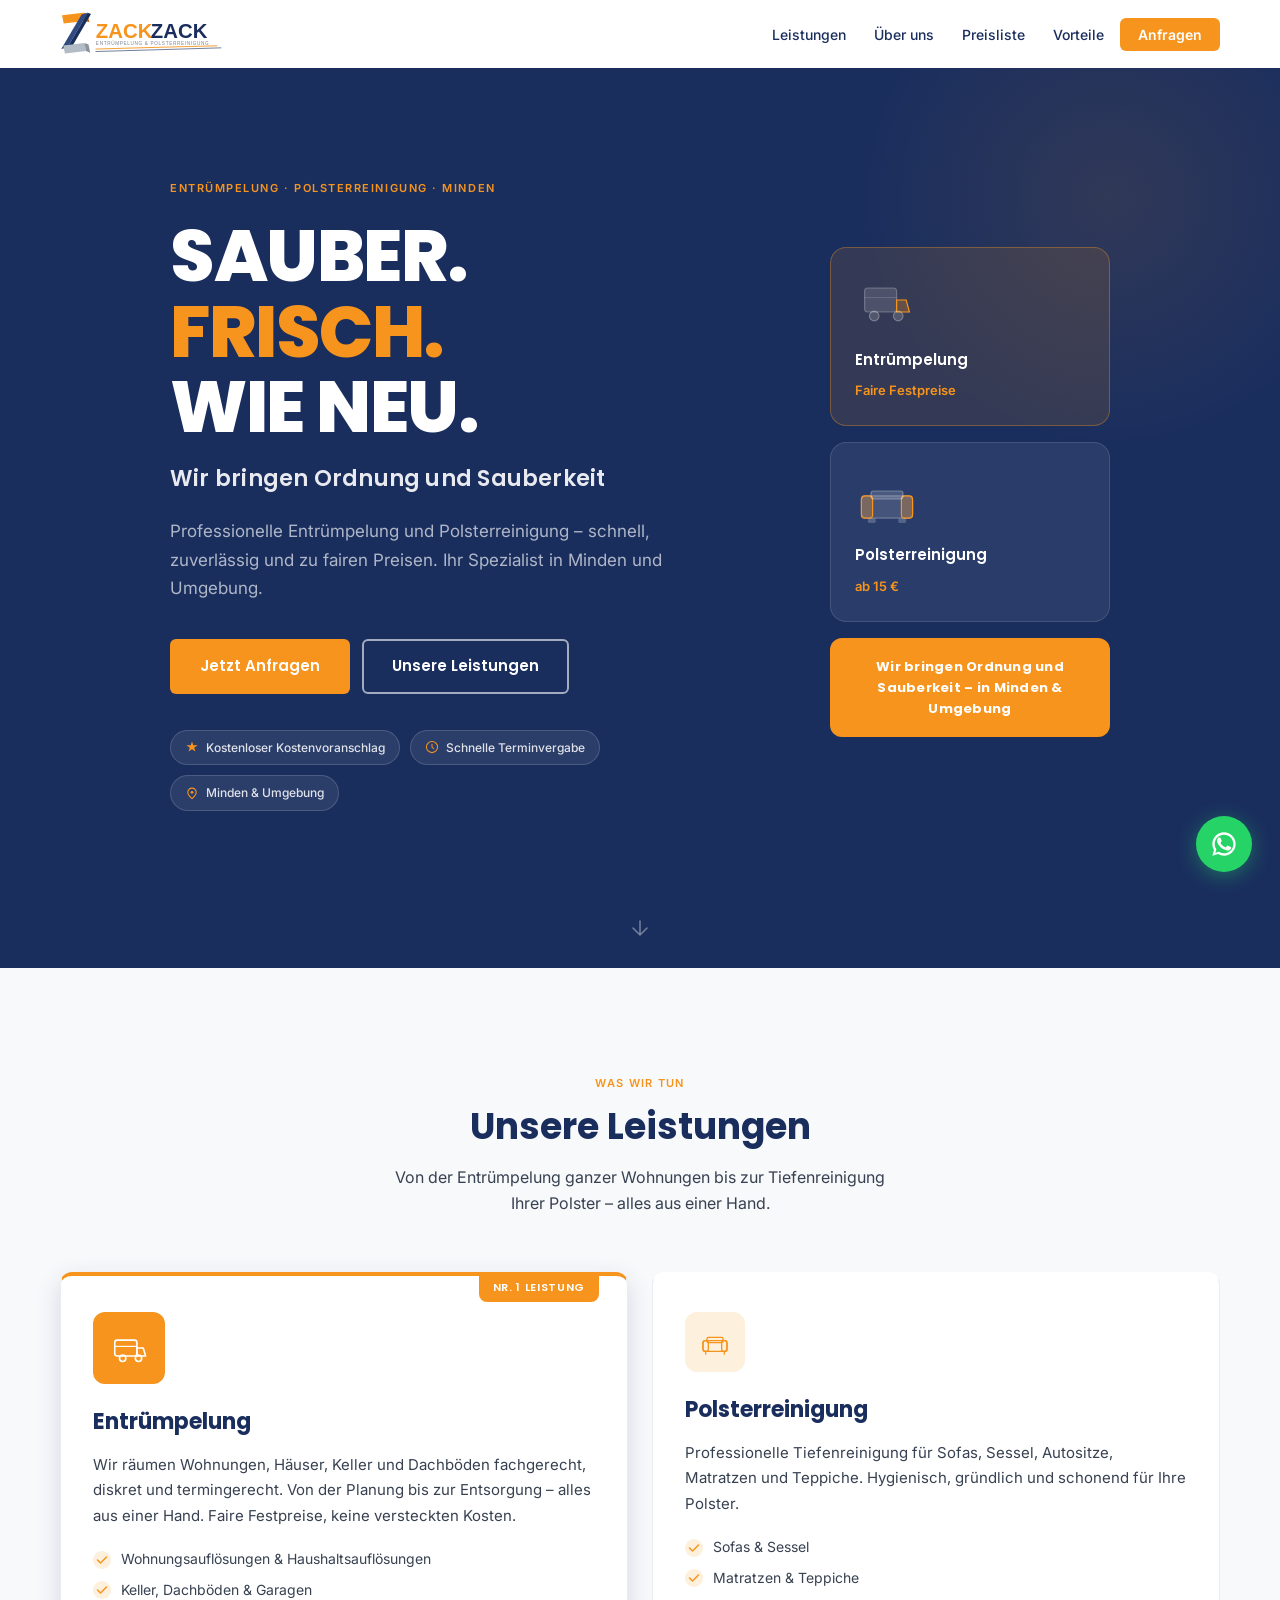
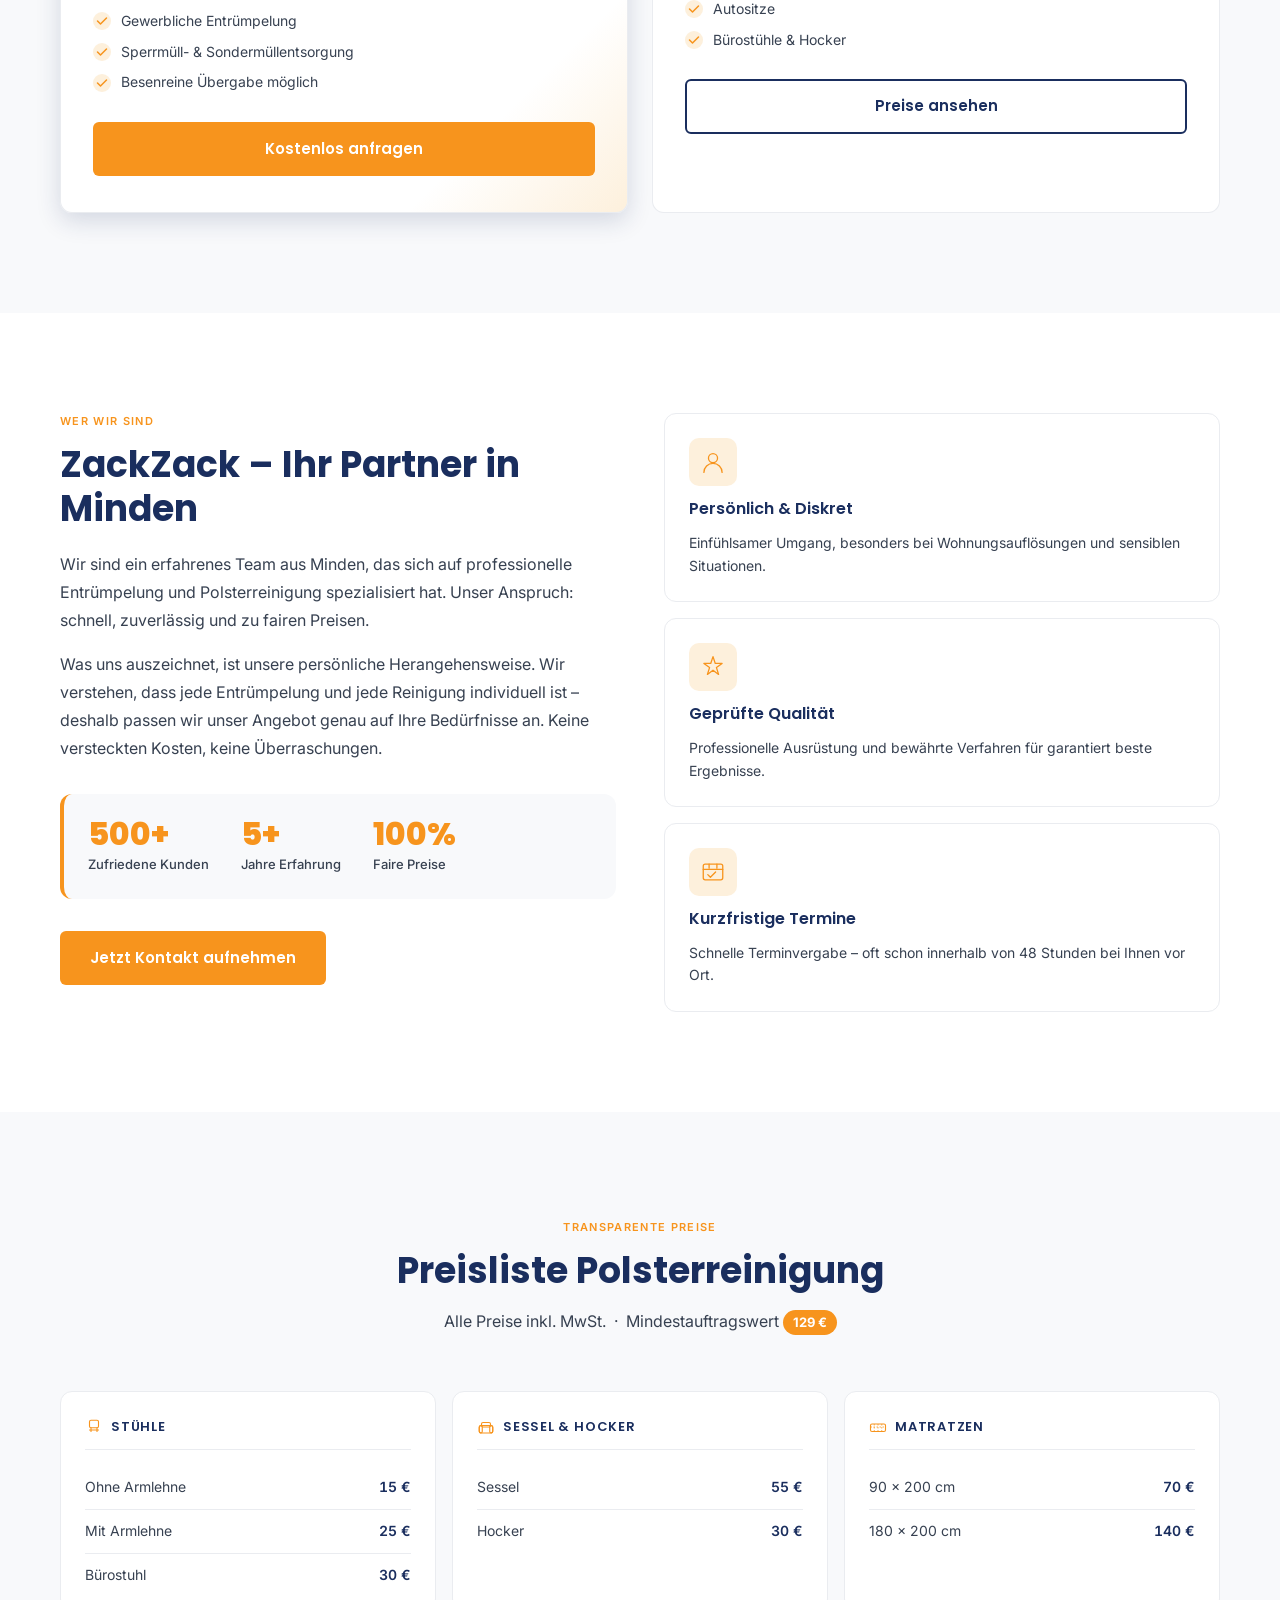
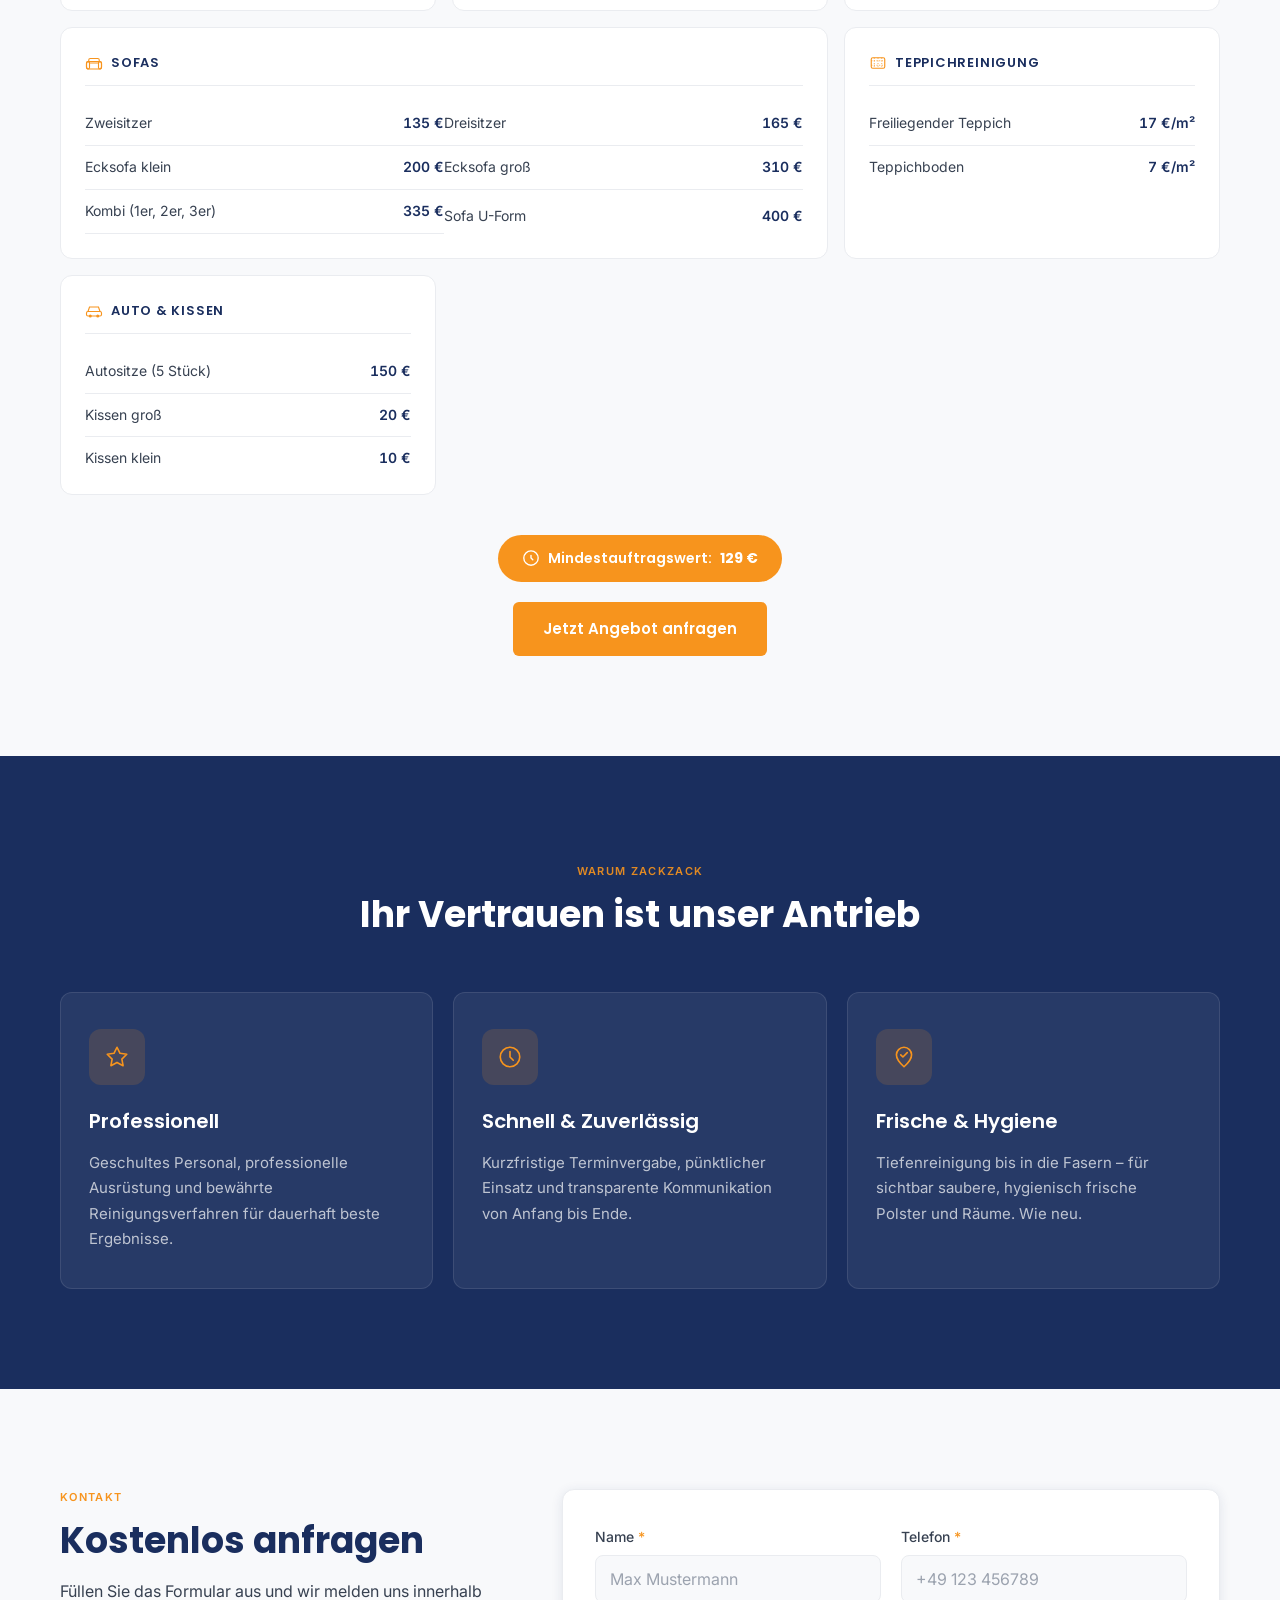
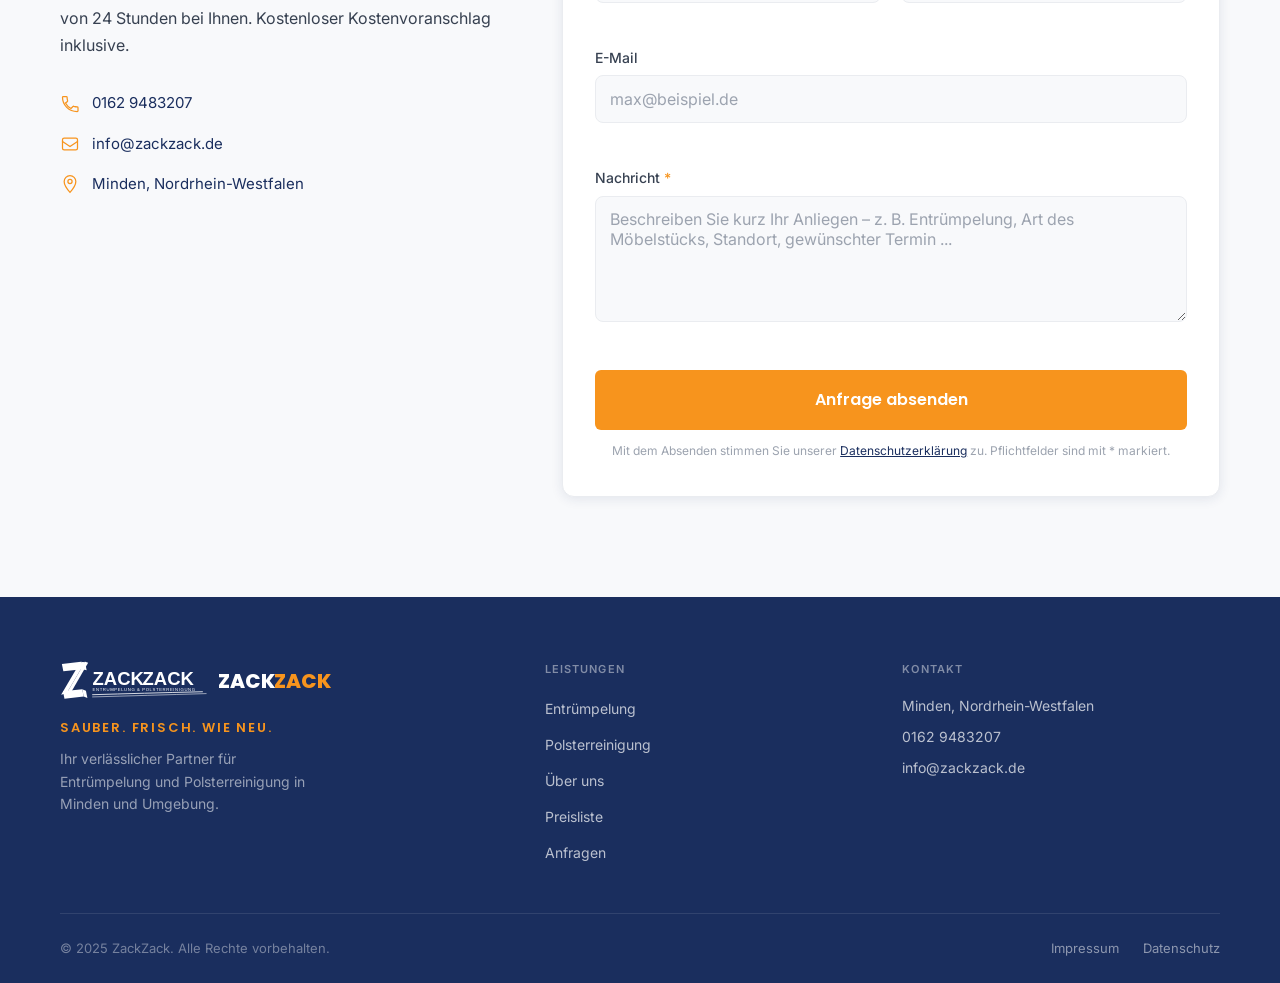
<file: index.html>
<!DOCTYPE html>
<html lang="de">
<head>
  <meta charset="UTF-8">
  <meta name="viewport" content="width=device-width, initial-scale=1.0">
  <meta name="description" content="ZackZack Minden – Professionelle Entrümpelung und Polsterreinigung. Sauber. Frisch. Wie neu. Faire Preise, schnelle Terminvergabe in Minden und Umgebung.">
  <title>ZackZack – Entrümpelung & Polsterreinigung Minden</title>
  <link rel="preconnect" href="https://fonts.googleapis.com">
  <link rel="preconnect" href="https://fonts.gstatic.com" crossorigin>
  <link href="https://fonts.googleapis.com/css2?family=Poppins:wght@600;700;800&family=Inter:wght@400;500;600&display=swap" rel="stylesheet">
  <link rel="stylesheet" href="style.css">
</head>
<body>

  <a class="skip-link" href="#main">Zum Hauptinhalt springen</a>

  <!-- NAVBAR -->
  <header id="navbar" role="banner">
    <div class="nav-container">
      <a class="nav-logo" href="#hero" aria-label="ZackZack – Zurück zur Startseite">
        <img src="logo.svg" alt="ZackZack Logo" class="nav-logo-img">
      </a>
      <nav aria-label="Hauptnavigation">
        <ul class="nav-links" role="list">
          <li><a href="#leistungen">Leistungen</a></li>
          <li><a href="#ueber-uns">Über uns</a></li>
          <li><a href="#preisliste">Preisliste</a></li>
          <li><a href="#vorteile">Vorteile</a></li>
          <li><a href="#kontakt" class="nav-cta-btn">Anfragen</a></li>
        </ul>
      </nav>
      <button class="hamburger" aria-label="Menü öffnen" aria-expanded="false" aria-controls="nav-mobile">
        <span></span>
        <span></span>
        <span></span>
      </button>
    </div>
    <nav id="nav-mobile" class="nav-mobile" aria-label="Mobile Navigation" hidden>
      <ul role="list">
        <li><a href="#leistungen">Leistungen</a></li>
        <li><a href="#ueber-uns">Über uns</a></li>
        <li><a href="#preisliste">Preisliste</a></li>
        <li><a href="#vorteile">Vorteile</a></li>
        <li><a href="#kontakt">Jetzt Anfragen</a></li>
      </ul>
    </nav>
  </header>

  <main id="main">

    <!-- HERO -->
    <section id="hero" aria-label="Willkommen bei ZackZack">
      <div class="hero-inner container">
        <div class="hero-content">
          <p class="hero-eyebrow">Entrümpelung · Polsterreinigung · Minden</p>
          <h1 class="hero-headline">
            SAUBER.<br>
            <span class="hero-accent">FRISCH.</span><br>
            WIE NEU.
          </h1>
          <p class="hero-slogan">Wir bringen Ordnung und Sauberkeit</p>
          <p class="hero-sub">Professionelle Entrümpelung und Polsterreinigung – schnell, zuverlässig und zu fairen Preisen. Ihr Spezialist in Minden und Umgebung.</p>
          <div class="hero-actions">
            <a href="#kontakt" class="btn btn-primary">Jetzt Anfragen</a>
            <a href="#leistungen" class="btn btn-outline">Unsere Leistungen</a>
          </div>
          <div class="hero-badges">
            <span class="badge">
              <svg viewBox="0 0 20 20" fill="none" aria-hidden="true"><path d="M10 2l1.8 5.5H18l-4.9 3.6 1.9 5.5L10 13.1l-5 3.5 1.9-5.5L2 7.5h6.2L10 2z" fill="#F7941D"/></svg>
              Kostenloser Kostenvoranschlag
            </span>
            <span class="badge">
              <svg viewBox="0 0 20 20" fill="none" aria-hidden="true"><circle cx="10" cy="10" r="8" stroke="#F7941D" stroke-width="1.5"/><path d="M10 6v4l2.5 2.5" stroke="#F7941D" stroke-width="1.5" stroke-linecap="round"/></svg>
              Schnelle Terminvergabe
            </span>
            <span class="badge">
              <svg viewBox="0 0 20 20" fill="none" aria-hidden="true"><path d="M10 3C6.5 3 4 6 4 9c0 4 6 9 6 9s6-5 6-9c0-3-2.5-6-6-6z" stroke="#F7941D" stroke-width="1.5"/><circle cx="10" cy="9" r="2" fill="#F7941D"/></svg>
              Minden &amp; Umgebung
            </span>
          </div>
        </div>
        <div class="hero-visual" aria-hidden="true">
          <div class="hero-visual-card hero-visual-card--featured">
            <div class="hvc-icon">
              <svg viewBox="0 0 80 80" fill="none" xmlns="http://www.w3.org/2000/svg">
                <rect x="12" y="20" width="40" height="30" rx="4" fill="rgba(255,255,255,0.12)" stroke="rgba(255,255,255,0.25)" stroke-width="1.5"/>
                <path d="M52 35h12l4 15H52V35z" fill="rgba(247,148,29,0.25)" stroke="#F7941D" stroke-width="1.5"/>
                <circle cx="24" cy="55" r="6" fill="rgba(255,255,255,0.15)" stroke="rgba(255,255,255,0.3)" stroke-width="1.5"/>
                <circle cx="54" cy="55" r="6" fill="rgba(255,255,255,0.15)" stroke="rgba(255,255,255,0.3)" stroke-width="1.5"/>
                <path d="M12 32h40" stroke="rgba(255,255,255,0.2)" stroke-width="1"/>
              </svg>
            </div>
            <p class="hvc-label">Entrümpelung</p>
            <p class="hvc-sub">Faire Festpreise</p>
          </div>
          <div class="hero-visual-card">
            <div class="hvc-icon">
              <svg viewBox="0 0 80 80" fill="none" xmlns="http://www.w3.org/2000/svg">
                <rect x="8" y="36" width="64" height="28" rx="6" fill="rgba(255,255,255,0.12)" stroke="rgba(255,255,255,0.25)" stroke-width="1.5"/>
                <rect x="8" y="36" width="14" height="28" rx="4" fill="rgba(247,148,29,0.3)" stroke="#F7941D" stroke-width="1.5"/>
                <rect x="58" y="36" width="14" height="28" rx="4" fill="rgba(247,148,29,0.3)" stroke="#F7941D" stroke-width="1.5"/>
                <rect x="20" y="30" width="40" height="10" rx="3" fill="rgba(255,255,255,0.15)" stroke="rgba(255,255,255,0.3)" stroke-width="1.5"/>
                <rect x="16" y="64" width="10" height="6" rx="2" fill="rgba(255,255,255,0.2)"/>
                <rect x="54" y="64" width="10" height="6" rx="2" fill="rgba(255,255,255,0.2)"/>
              </svg>
            </div>
            <p class="hvc-label">Polsterreinigung</p>
            <p class="hvc-sub">ab 15 €</p>
          </div>
          <div class="hero-tagline-card">
            <p>Wir bringen Ordnung und Sauberkeit – in Minden &amp; Umgebung</p>
          </div>
        </div>
      </div>
      <div class="hero-scroll-hint" aria-hidden="true">
        <svg viewBox="0 0 24 24" fill="none"><path d="M12 5v14M5 12l7 7 7-7" stroke="rgba(255,255,255,0.4)" stroke-width="1.5" stroke-linecap="round" stroke-linejoin="round"/></svg>
      </div>
    </section>

    <!-- LEISTUNGEN -->
    <section id="leistungen" class="section section--alt" aria-labelledby="leistungen-heading">
      <div class="container">
        <div class="section-header reveal">
          <span class="section-eyebrow">Was wir tun</span>
          <h2 id="leistungen-heading">Unsere Leistungen</h2>
          <p class="section-desc">Von der Entrümpelung ganzer Wohnungen bis zur Tiefenreinigung Ihrer Polster – alles aus einer Hand.</p>
        </div>
        <div class="leistungen-grid">

          <!-- Entrümpelung – FEATURED / im Vordergrund -->
          <article class="leistung-card leistung-card--featured reveal">
            <div class="leistung-featured-badge">Nr. 1 Leistung</div>
            <div class="card-icon card-icon--large">
              <svg viewBox="0 0 48 48" fill="none" aria-hidden="true">
                <rect x="6" y="14" width="28" height="20" rx="3" stroke="currentColor" stroke-width="2"/>
                <path d="M34 24h8l3 10H34V24z" stroke="currentColor" stroke-width="2" stroke-linejoin="round"/>
                <circle cx="16" cy="37" r="4" stroke="currentColor" stroke-width="2"/>
                <circle cx="36" cy="37" r="4" stroke="currentColor" stroke-width="2"/>
                <path d="M6 22h28" stroke="currentColor" stroke-width="1.5"/>
              </svg>
            </div>
            <h3>Entrümpelung</h3>
            <p class="card-desc-featured">Wir räumen Wohnungen, Häuser, Keller und Dachböden fachgerecht, diskret und termingerecht. Von der Planung bis zur Entsorgung – alles aus einer Hand. Faire Festpreise, keine versteckten Kosten.</p>
            <ul class="card-features">
              <li>Wohnungsauflösungen &amp; Haushaltsauflösungen</li>
              <li>Keller, Dachböden &amp; Garagen</li>
              <li>Gewerbliche Entrümpelung</li>
              <li>Sperrmüll- &amp; Sondermüllentsorgung</li>
              <li>Besenreine Übergabe möglich</li>
            </ul>
            <a href="#kontakt" class="btn btn-primary card-btn">Kostenlos anfragen</a>
          </article>

          <article class="leistung-card reveal">
            <div class="card-icon">
              <svg viewBox="0 0 48 48" fill="none" aria-hidden="true">
                <rect x="6" y="22" width="36" height="16" rx="4" stroke="#F7941D" stroke-width="2"/>
                <rect x="6" y="22" width="8" height="16" rx="3" stroke="#F7941D" stroke-width="2"/>
                <rect x="34" y="22" width="8" height="16" rx="3" stroke="#F7941D" stroke-width="2"/>
                <rect x="12" y="17" width="24" height="8" rx="2" stroke="#F7941D" stroke-width="2"/>
                <path d="M10 38v4M38 38v4" stroke="#F7941D" stroke-width="2" stroke-linecap="round"/>
              </svg>
            </div>
            <h3>Polsterreinigung</h3>
            <p>Professionelle Tiefenreinigung für Sofas, Sessel, Autositze, Matratzen und Teppiche. Hygienisch, gründlich und schonend für Ihre Polster.</p>
            <ul class="card-features">
              <li>Sofas &amp; Sessel</li>
              <li>Matratzen &amp; Teppiche</li>
              <li>Autositze</li>
              <li>Bürostühle &amp; Hocker</li>
            </ul>
            <a href="#preisliste" class="btn btn-secondary card-btn">Preise ansehen</a>
          </article>

        </div>
      </div>
    </section>

    <!-- ÜBER UNS -->
    <section id="ueber-uns" class="section" aria-labelledby="ueber-uns-heading">
      <div class="container">
        <div class="ueber-uns-layout">
          <div class="ueber-uns-content reveal">
            <span class="section-eyebrow">Wer wir sind</span>
            <h2 id="ueber-uns-heading">ZackZack – Ihr Partner in Minden</h2>
            <p>Wir sind ein erfahrenes Team aus Minden, das sich auf professionelle Entrümpelung und Polsterreinigung spezialisiert hat. Unser Anspruch: schnell, zuverlässig und zu fairen Preisen.</p>
            <p>Was uns auszeichnet, ist unsere persönliche Herangehensweise. Wir verstehen, dass jede Entrümpelung und jede Reinigung individuell ist – deshalb passen wir unser Angebot genau auf Ihre Bedürfnisse an. Keine versteckten Kosten, keine Überraschungen.</p>
            <div class="ueber-uns-stats">
              <div class="stat-item">
                <span class="stat-number">500+</span>
                <span class="stat-label">Zufriedene Kunden</span>
              </div>
              <div class="stat-item">
                <span class="stat-number">5+</span>
                <span class="stat-label">Jahre Erfahrung</span>
              </div>
              <div class="stat-item">
                <span class="stat-number">100%</span>
                <span class="stat-label">Faire Preise</span>
              </div>
            </div>
            <a href="#kontakt" class="btn btn-primary">Jetzt Kontakt aufnehmen</a>
          </div>
          <div class="ueber-uns-visual reveal">
            <div class="ueber-uns-card">
              <div class="uac-icon">
                <svg viewBox="0 0 40 40" fill="none" aria-hidden="true"><circle cx="20" cy="14" r="7" stroke="#F7941D" stroke-width="2"/><path d="M6 36c0-7.7 6.3-14 14-14s14 6.3 14 14" stroke="#F7941D" stroke-width="2" stroke-linecap="round"/></svg>
              </div>
              <h4>Persönlich &amp; Diskret</h4>
              <p>Einfühlsamer Umgang, besonders bei Wohnungsauflösungen und sensiblen Situationen.</p>
            </div>
            <div class="ueber-uns-card">
              <div class="uac-icon">
                <svg viewBox="0 0 40 40" fill="none" aria-hidden="true"><path d="M20 4l3.5 10.5H34l-8.7 6.4 3.3 10.5L20 25l-8.6 6.4 3.3-10.5L6 14.5h10.5L20 4z" stroke="#F7941D" stroke-width="2" stroke-linejoin="round"/></svg>
              </div>
              <h4>Geprüfte Qualität</h4>
              <p>Professionelle Ausrüstung und bewährte Verfahren für garantiert beste Ergebnisse.</p>
            </div>
            <div class="ueber-uns-card">
              <div class="uac-icon">
                <svg viewBox="0 0 40 40" fill="none" aria-hidden="true"><rect x="5" y="8" width="30" height="24" rx="3" stroke="#F7941D" stroke-width="2"/><path d="M5 16h30M14 8v6M26 8v6" stroke="#F7941D" stroke-width="2" stroke-linecap="round"/><path d="M12 24l4 4 8-8" stroke="#F7941D" stroke-width="2" stroke-linecap="round" stroke-linejoin="round"/></svg>
              </div>
              <h4>Kurzfristige Termine</h4>
              <p>Schnelle Terminvergabe – oft schon innerhalb von 48 Stunden bei Ihnen vor Ort.</p>
            </div>
          </div>
        </div>
      </div>
    </section>

    <!-- PREISLISTE -->
    <section id="preisliste" class="section section--alt" aria-labelledby="preisliste-heading">
      <div class="container">
        <div class="section-header reveal">
          <span class="section-eyebrow">Transparente Preise</span>
          <h2 id="preisliste-heading">Preisliste Polsterreinigung</h2>
          <p class="section-desc">Alle Preise inkl. MwSt. &nbsp;·&nbsp; Mindestauftragswert <strong class="inline-badge">129 €</strong></p>
        </div>

        <div class="price-grid">

          <!-- Stühle -->
          <div class="price-category reveal">
            <h3 class="price-cat-title">
              <svg viewBox="0 0 24 24" fill="none" aria-hidden="true"><rect x="6" y="3" width="12" height="10" rx="2" stroke="currentColor" stroke-width="1.5"/><path d="M8 13v5M16 13v5M6 16h12" stroke="currentColor" stroke-width="1.5" stroke-linecap="round"/></svg>
              Stühle
            </h3>
            <div class="price-items">
              <div class="price-item"><span class="price-item-name">Ohne Armlehne</span><span class="price-item-price">15 €</span></div>
              <div class="price-item"><span class="price-item-name">Mit Armlehne</span><span class="price-item-price">25 €</span></div>
              <div class="price-item"><span class="price-item-name">Bürostuhl</span><span class="price-item-price">30 €</span></div>
            </div>
          </div>

          <!-- Sessel & Hocker -->
          <div class="price-category reveal">
            <h3 class="price-cat-title">
              <svg viewBox="0 0 24 24" fill="none" aria-hidden="true"><rect x="3" y="10" width="18" height="10" rx="3" stroke="currentColor" stroke-width="1.5"/><rect x="3" y="10" width="4" height="10" rx="2" stroke="currentColor" stroke-width="1.5"/><rect x="17" y="10" width="4" height="10" rx="2" stroke="currentColor" stroke-width="1.5"/><rect x="6" y="6" width="12" height="6" rx="2" stroke="currentColor" stroke-width="1.5"/></svg>
              Sessel &amp; Hocker
            </h3>
            <div class="price-items">
              <div class="price-item"><span class="price-item-name">Sessel</span><span class="price-item-price">55 €</span></div>
              <div class="price-item"><span class="price-item-name">Hocker</span><span class="price-item-price">30 €</span></div>
            </div>
          </div>

          <!-- Matratzen -->
          <div class="price-category reveal">
            <h3 class="price-cat-title">
              <svg viewBox="0 0 24 24" fill="none" aria-hidden="true"><rect x="2" y="8" width="20" height="10" rx="2" stroke="currentColor" stroke-width="1.5"/><path d="M2 12h20M7 8v10M12 8v10M17 8v10" stroke="currentColor" stroke-width="1" stroke-dasharray="2 2"/></svg>
              Matratzen
            </h3>
            <div class="price-items">
              <div class="price-item"><span class="price-item-name">90 × 200 cm</span><span class="price-item-price">70 €</span></div>
              <div class="price-item"><span class="price-item-name">180 × 200 cm</span><span class="price-item-price">140 €</span></div>
            </div>
          </div>

          <!-- Sofas – wide -->
          <div class="price-category price-category--wide reveal">
            <h3 class="price-cat-title">
              <svg viewBox="0 0 24 24" fill="none" aria-hidden="true"><rect x="2" y="10" width="20" height="10" rx="3" stroke="currentColor" stroke-width="1.5"/><rect x="2" y="10" width="4" height="10" rx="2" stroke="currentColor" stroke-width="1.5"/><rect x="18" y="10" width="4" height="10" rx="2" stroke="currentColor" stroke-width="1.5"/><rect x="5" y="6" width="14" height="6" rx="2" stroke="currentColor" stroke-width="1.5"/></svg>
              Sofas
            </h3>
            <div class="price-items price-items--grid">
              <div class="price-item"><span class="price-item-name">Zweisitzer</span><span class="price-item-price">135 €</span></div>
              <div class="price-item"><span class="price-item-name">Dreisitzer</span><span class="price-item-price">165 €</span></div>
              <div class="price-item"><span class="price-item-name">Ecksofa klein</span><span class="price-item-price">200 €</span></div>
              <div class="price-item"><span class="price-item-name">Ecksofa groß</span><span class="price-item-price">310 €</span></div>
              <div class="price-item"><span class="price-item-name">Kombi (1er, 2er, 3er)</span><span class="price-item-price">335 €</span></div>
              <div class="price-item"><span class="price-item-name">Sofa U-Form</span><span class="price-item-price">400 €</span></div>
            </div>
          </div>

          <!-- Teppiche -->
          <div class="price-category reveal">
            <h3 class="price-cat-title">
              <svg viewBox="0 0 24 24" fill="none" aria-hidden="true"><rect x="3" y="5" width="18" height="14" rx="2" stroke="currentColor" stroke-width="1.5"/><path d="M3 9h18M3 15h18M7 5v14M12 5v14M17 5v14" stroke="currentColor" stroke-width="1" stroke-dasharray="1.5 2"/></svg>
              Teppichreinigung
            </h3>
            <div class="price-items">
              <div class="price-item"><span class="price-item-name">Freiliegender Teppich</span><span class="price-item-price">17 €/m²</span></div>
              <div class="price-item"><span class="price-item-name">Teppichboden</span><span class="price-item-price">7 €/m²</span></div>
            </div>
          </div>

          <!-- Auto & Kissen -->
          <div class="price-category reveal">
            <h3 class="price-cat-title">
              <svg viewBox="0 0 24 24" fill="none" aria-hidden="true"><path d="M4 14l2-6h12l2 6" stroke="currentColor" stroke-width="1.5" stroke-linecap="round"/><rect x="2" y="14" width="20" height="6" rx="2" stroke="currentColor" stroke-width="1.5"/><circle cx="7" cy="20" r="2" fill="currentColor"/><circle cx="17" cy="20" r="2" fill="currentColor"/></svg>
              Auto &amp; Kissen
            </h3>
            <div class="price-items">
              <div class="price-item"><span class="price-item-name">Autositze (5 Stück)</span><span class="price-item-price">150 €</span></div>
              <div class="price-item"><span class="price-item-name">Kissen groß</span><span class="price-item-price">20 €</span></div>
              <div class="price-item"><span class="price-item-name">Kissen klein</span><span class="price-item-price">10 €</span></div>
            </div>
          </div>

        </div>

        <div class="price-footer reveal">
          <div class="mindestauftrag-badge">
            <svg viewBox="0 0 20 20" fill="none" aria-hidden="true"><circle cx="10" cy="10" r="8" stroke="currentColor" stroke-width="1.5"/><path d="M10 7v3l2 2" stroke="currentColor" stroke-width="1.5" stroke-linecap="round"/></svg>
            Mindestauftragswert: <strong>129 €</strong>
          </div>
          <a href="#kontakt" class="btn btn-primary">Jetzt Angebot anfragen</a>
        </div>
      </div>
    </section>

    <!-- VORTEILE -->
    <section id="vorteile" class="section section--navy" aria-labelledby="vorteile-heading">
      <div class="container">
        <div class="section-header section-header--light reveal">
          <span class="section-eyebrow section-eyebrow--light">Warum ZackZack</span>
          <h2 id="vorteile-heading">Ihr Vertrauen ist unser Antrieb</h2>
        </div>
        <div class="vorteile-grid">

          <article class="vorteil-card reveal">
            <div class="vorteil-icon">
              <svg viewBox="0 0 24 24" fill="none" aria-hidden="true"><path d="M12 3l2.8 5.6 6.2.9-4.5 4.4 1.1 6.1L12 17l-5.6 3 1.1-6.1L3 9.5l6.2-.9L12 3z" stroke="currentColor" stroke-width="1.5" stroke-linejoin="round"/></svg>
            </div>
            <h3>Professionell</h3>
            <p>Geschultes Personal, professionelle Ausrüstung und bewährte Reinigungsverfahren für dauerhaft beste Ergebnisse.</p>
          </article>

          <article class="vorteil-card reveal">
            <div class="vorteil-icon">
              <svg viewBox="0 0 24 24" fill="none" aria-hidden="true"><circle cx="12" cy="12" r="9" stroke="currentColor" stroke-width="1.5"/><path d="M12 7v5l3 3" stroke="currentColor" stroke-width="1.5" stroke-linecap="round" stroke-linejoin="round"/></svg>
            </div>
            <h3>Schnell &amp; Zuverlässig</h3>
            <p>Kurzfristige Terminvergabe, pünktlicher Einsatz und transparente Kommunikation von Anfang bis Ende.</p>
          </article>

          <article class="vorteil-card reveal">
            <div class="vorteil-icon">
              <svg viewBox="0 0 24 24" fill="none" aria-hidden="true"><path d="M12 3C8 3 5 6.5 5 10c0 5 7 11 7 11s7-6 7-11c0-3.5-3-7-7-7z" stroke="currentColor" stroke-width="1.5"/><path d="M9 10l2 2 4-4" stroke="currentColor" stroke-width="1.5" stroke-linecap="round" stroke-linejoin="round"/></svg>
            </div>
            <h3>Frische &amp; Hygiene</h3>
            <p>Tiefenreinigung bis in die Fasern – für sichtbar saubere, hygienisch frische Polster und Räume. Wie neu.</p>
          </article>

        </div>
      </div>
    </section>

    <!-- KONTAKT -->
    <section id="kontakt" class="section section--alt" aria-labelledby="kontakt-heading">
      <div class="container">
        <div class="kontakt-layout">

          <div class="kontakt-info reveal">
            <span class="section-eyebrow">Kontakt</span>
            <h2 id="kontakt-heading">Kostenlos anfragen</h2>
            <p>Füllen Sie das Formular aus und wir melden uns innerhalb von 24 Stunden bei Ihnen. Kostenloser Kostenvoranschlag inklusive.</p>
            <div class="kontakt-details">
              <div class="kontakt-detail-item">
                <svg viewBox="0 0 24 24" fill="none" aria-hidden="true"><path d="M6.6 10.8A15.4 15.4 0 0 0 13.2 17.4L15.6 15c.3-.3.7-.4 1.1-.2 1.2.4 2.5.6 3.9.6.6 0 1 .4 1 1V20c0 .6-.4 1-1 1C10.6 21 3 13.4 3 4c0-.6.4-1 1-1h3.5c.6 0 1 .4 1 1 0 1.4.2 2.7.6 3.9.1.4 0 .8-.2 1.1L6.6 10.8z" stroke="currentColor" stroke-width="1.5"/></svg>
                <a href="tel:01629483207">0162 9483207</a>
              </div>
              <div class="kontakt-detail-item">
                <svg viewBox="0 0 24 24" fill="none" aria-hidden="true"><rect x="3" y="5" width="18" height="14" rx="2" stroke="currentColor" stroke-width="1.5"/><path d="M3 9l9 6 9-6" stroke="currentColor" stroke-width="1.5" stroke-linecap="round"/></svg>
                <a href="mailto:info@zackzack.de">info@zackzack.de</a>
              </div>
              <div class="kontakt-detail-item">
                <svg viewBox="0 0 24 24" fill="none" aria-hidden="true"><path d="M12 2C8.1 2 5 5.1 5 9c0 5.25 7 13 7 13s7-7.75 7-13c0-3.9-3.1-7-7-7z" stroke="currentColor" stroke-width="1.5"/><circle cx="12" cy="9" r="2.5" stroke="currentColor" stroke-width="1.5"/></svg>
                <span>Minden, Nordrhein-Westfalen</span>
              </div>
            </div>
          </div>

          <form class="kontakt-form reveal" id="contact-form" novalidate aria-label="Kontaktformular">
            <div class="form-row">
              <div class="form-group">
                <label for="name">Name <span class="required-mark" aria-hidden="true">*</span></label>
                <input type="text" id="name" name="name" autocomplete="name" required
                       placeholder="Max Mustermann" aria-required="true">
                <span class="form-error" role="alert" aria-live="polite" id="name-error"></span>
              </div>
              <div class="form-group">
                <label for="telefon">Telefon <span class="required-mark" aria-hidden="true">*</span></label>
                <input type="tel" id="telefon" name="telefon" autocomplete="tel" required
                       placeholder="+49 123 456789" aria-required="true">
                <span class="form-error" role="alert" aria-live="polite" id="telefon-error"></span>
              </div>
            </div>
            <div class="form-group">
              <label for="email">E-Mail</label>
              <input type="email" id="email" name="email" autocomplete="email"
                     placeholder="max@beispiel.de">
              <span class="form-error" role="alert" aria-live="polite" id="email-error"></span>
            </div>
            <div class="form-group">
              <label for="nachricht">Nachricht <span class="required-mark" aria-hidden="true">*</span></label>
              <textarea id="nachricht" name="nachricht" rows="5" required aria-required="true"
                        placeholder="Beschreiben Sie kurz Ihr Anliegen – z. B. Entrümpelung, Art des Möbelstücks, Standort, gewünschter Termin ..."></textarea>
              <span class="form-error" role="alert" aria-live="polite" id="nachricht-error"></span>
            </div>
            <button type="submit" class="btn btn-primary btn-submit" id="submit-btn">
              <span class="btn-label">Anfrage absenden</span>
              <span class="btn-spinner" aria-hidden="true" hidden>
                <svg viewBox="0 0 24 24" fill="none"><circle cx="12" cy="12" r="9" stroke="rgba(255,255,255,0.3)" stroke-width="2"/><path d="M12 3a9 9 0 0 1 9 9" stroke="white" stroke-width="2" stroke-linecap="round"/></svg>
              </span>
            </button>
            <p class="form-privacy">Mit dem Absenden stimmen Sie unserer <a href="datenschutz.html">Datenschutzerklärung</a> zu. Pflichtfelder sind mit * markiert.</p>
          </form>

        </div>
      </div>
    </section>

  </main>

  <!-- FOOTER -->
  <footer id="footer" role="contentinfo">
    <div class="container">
      <div class="footer-top">
        <div class="footer-brand">
          <a class="footer-logo-link" href="#hero" aria-label="ZackZack – Zurück zur Startseite">
            <img src="logo.svg" alt="ZackZack Logo" class="footer-logo-img">
            <span class="footer-logo-text"><span class="logo-zack1">ZACK</span><span class="logo-zack2">ZACK</span></span>
          </a>
          <p class="footer-tagline">SAUBER. FRISCH. WIE NEU.</p>
          <p class="footer-desc">Ihr verlässlicher Partner für Entrümpelung und Polsterreinigung in Minden und Umgebung.</p>
        </div>
        <nav class="footer-nav" aria-label="Footer-Navigation Leistungen">
          <h3 class="footer-nav-title">Leistungen</h3>
          <ul role="list">
            <li><a href="#leistungen">Entrümpelung</a></li>
            <li><a href="#leistungen">Polsterreinigung</a></li>
            <li><a href="#ueber-uns">Über uns</a></li>
            <li><a href="#preisliste">Preisliste</a></li>
            <li><a href="#kontakt">Anfragen</a></li>
          </ul>
        </nav>
        <div class="footer-contact">
          <h3 class="footer-nav-title">Kontakt</h3>
          <address>
            <p>Minden, Nordrhein-Westfalen</p>
            <a href="tel:01629483207">0162 9483207</a>
            <a href="mailto:info@zackzack.de">info@zackzack.de</a>
          </address>
        </div>
      </div>
      <div class="footer-bottom">
        <p>&copy; 2025 ZackZack. Alle Rechte vorbehalten.</p>
        <nav aria-label="Rechtliche Links">
          <a href="impressum.html">Impressum</a>
          <a href="datenschutz.html">Datenschutz</a>
        </nav>
      </div>
    </div>
  </footer>

  <!-- SCROLL-TO-TOP BUTTON -->
  <button class="scroll-top-btn" id="scrollTopBtn" aria-label="Zurück nach oben" aria-hidden="true">
    <svg viewBox="0 0 24 24" fill="none" aria-hidden="true">
      <path d="M12 19V5M5 12l7-7 7 7" stroke="white" stroke-width="2" stroke-linecap="round" stroke-linejoin="round"/>
    </svg>
  </button>

  <!-- WHATSAPP BUTTON -->
  <a class="whatsapp-btn" href="https://wa.me/4901629483207?text=Hallo%20ZackZack%2C%20ich%20m%C3%B6chte%20ein%20Angebot%20anfragen."
     aria-label="WhatsApp Chat öffnen" target="_blank" rel="noopener noreferrer">
    <svg viewBox="0 0 24 24" fill="white" aria-hidden="true" xmlns="http://www.w3.org/2000/svg">
      <path d="M17.472 14.382c-.297-.149-1.758-.867-2.03-.967-.273-.099-.471-.148-.67.15-.197.297-.767.966-.94 1.164-.173.199-.347.223-.644.075-.297-.15-1.255-.463-2.39-1.475-.883-.788-1.48-1.761-1.653-2.059-.173-.297-.018-.458.13-.606.134-.133.298-.347.446-.52.149-.174.198-.298.298-.497.099-.198.05-.371-.025-.52-.075-.149-.669-1.612-.916-2.207-.242-.579-.487-.5-.669-.51-.173-.008-.371-.01-.57-.01-.198 0-.52.074-.792.372-.272.297-1.04 1.016-1.04 2.479 0 1.462 1.065 2.875 1.213 3.074.149.198 2.096 3.2 5.077 4.487.709.306 1.262.489 1.694.625.712.227 1.36.195 1.871.118.571-.085 1.758-.719 2.006-1.413.248-.694.248-1.289.173-1.413-.074-.124-.272-.198-.57-.347z"/>
      <path d="M12 2C6.477 2 2 6.477 2 12c0 1.89.525 3.66 1.438 5.168L2 22l4.941-1.424A9.953 9.953 0 0 0 12 22c5.523 0 10-4.477 10-10S17.523 2 12 2zm0 18a7.958 7.958 0 0 1-4.078-1.117l-.292-.174-3.034.875.849-3.11-.19-.312A7.96 7.96 0 0 1 4 12c0-4.418 3.582-8 8-8s8 3.582 8 8-3.582 8-8 8z"/>
    </svg>
    <span class="whatsapp-tooltip">Schreiben Sie uns!</span>
  </a>

  <script src="script.js" defer></script>
</body>
</html>
</file>
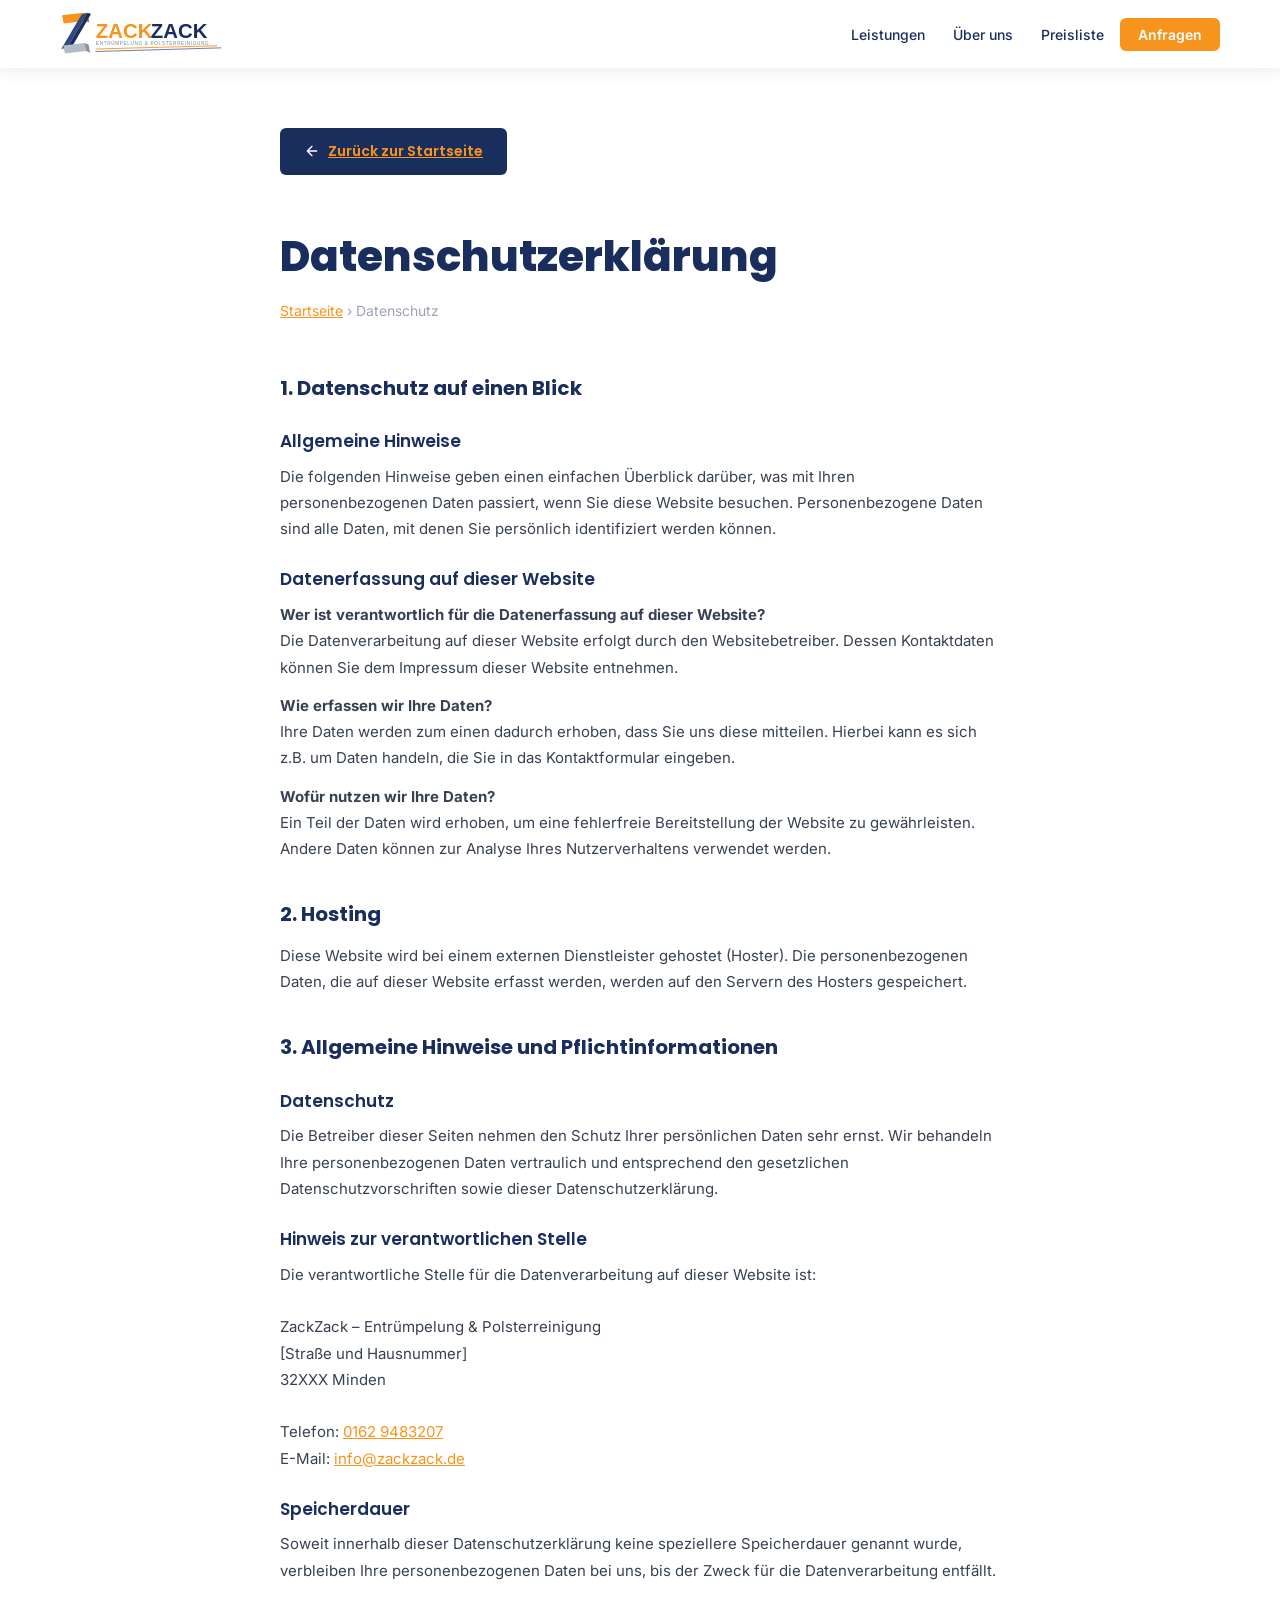
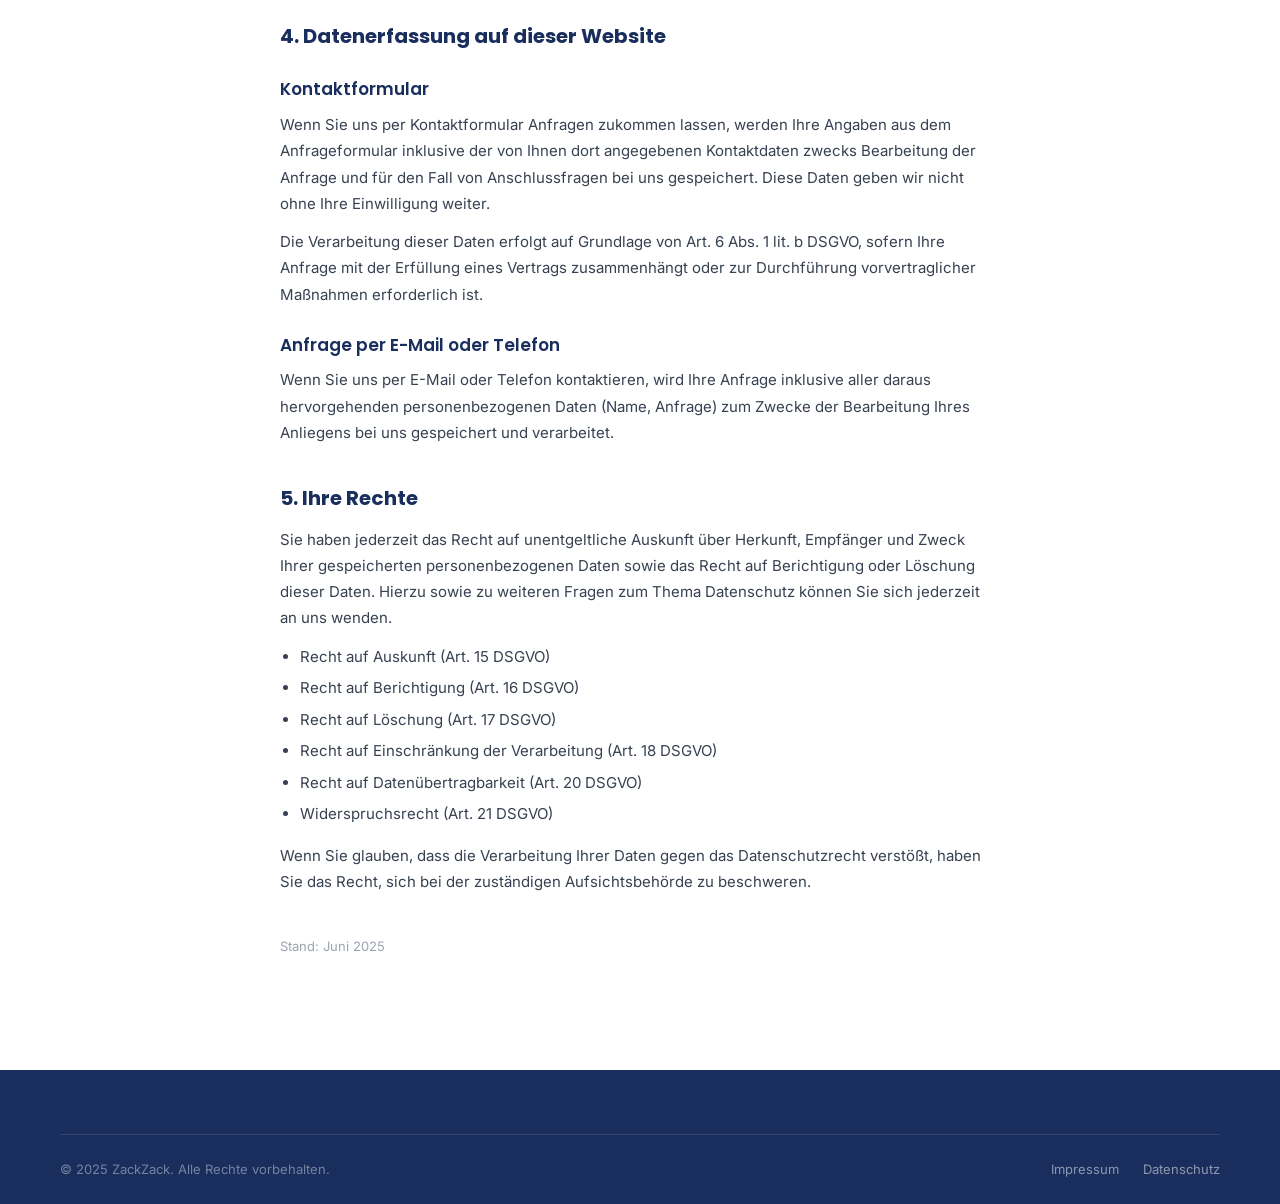
<file: datenschutz.html>
<!DOCTYPE html>
<html lang="de">
<head>
  <meta charset="UTF-8">
  <meta name="viewport" content="width=device-width, initial-scale=1.0">
  <title>Datenschutzerklärung – ZackZack</title>
  <link rel="preconnect" href="https://fonts.googleapis.com">
  <link rel="preconnect" href="https://fonts.gstatic.com" crossorigin>
  <link href="https://fonts.googleapis.com/css2?family=Poppins:wght@600;700;800&family=Inter:wght@400;500;600&display=swap" rel="stylesheet">
  <link rel="stylesheet" href="style.css">
  <style>
    .legal-page { max-width: 760px; margin: 0 auto; padding: 60px 20px 100px; }
    .legal-page h1 { font-family: var(--font-display); font-weight: 800; font-size: clamp(28px,5vw,42px); color: var(--color-navy); margin-bottom: 8px; }
    .legal-page .breadcrumb { font-size: 14px; color: var(--color-gray-400); margin-bottom: 48px; }
    .legal-page .breadcrumb a { color: var(--color-orange); text-decoration: underline; }
    .legal-page h2 { font-family: var(--font-display); font-weight: 700; font-size: 20px; color: var(--color-navy); margin: 36px 0 12px; }
    .legal-page h3 { font-family: var(--font-display); font-weight: 600; font-size: 17px; color: var(--color-navy); margin: 24px 0 8px; }
    .legal-page p { font-size: 15px; color: var(--color-gray-700); line-height: 1.75; margin-bottom: 12px; }
    .legal-page ul { margin: 8px 0 16px 20px; list-style: disc; }
    .legal-page ul li { font-size: 15px; color: var(--color-gray-700); line-height: 1.7; margin-bottom: 6px; }
    .legal-page a { color: var(--color-orange); text-decoration: underline; }
    .legal-back { display: inline-flex; align-items: center; gap: 8px; background: var(--color-navy); color: #fff; padding: 12px 24px; border-radius: 6px; font-family: var(--font-display); font-weight: 600; font-size: 14px; margin-bottom: 48px; transition: background 150ms; }
    .legal-back:hover { background: var(--color-navy-light); }
    .legal-back svg { width: 16px; height: 16px; }
  </style>
</head>
<body>

  <header id="navbar" role="banner" style="position:sticky;top:0;z-index:100;background:#fff;box-shadow:0 2px 16px rgba(26,46,94,0.10);">
    <div class="nav-container">
      <a class="nav-logo" href="index.html" aria-label="ZackZack – Zurück zur Startseite">
        <img src="logo.svg" alt="ZackZack Logo" class="nav-logo-img">
      </a>
      <nav aria-label="Hauptnavigation">
        <ul class="nav-links" role="list" style="display:flex;">
          <li><a href="index.html#leistungen">Leistungen</a></li>
          <li><a href="index.html#ueber-uns">Über uns</a></li>
          <li><a href="index.html#preisliste">Preisliste</a></li>
          <li><a href="index.html#kontakt" class="nav-cta-btn">Anfragen</a></li>
        </ul>
      </nav>
    </div>
  </header>

  <main>
    <div class="legal-page">
      <a class="legal-back" href="index.html">
        <svg viewBox="0 0 24 24" fill="none" aria-hidden="true"><path d="M19 12H5M12 5l-7 7 7 7" stroke="white" stroke-width="2" stroke-linecap="round" stroke-linejoin="round"/></svg>
        Zurück zur Startseite
      </a>

      <h1>Datenschutzerklärung</h1>
      <p class="breadcrumb"><a href="index.html">Startseite</a> &rsaquo; Datenschutz</p>

      <h2>1. Datenschutz auf einen Blick</h2>
      <h3>Allgemeine Hinweise</h3>
      <p>Die folgenden Hinweise geben einen einfachen Überblick darüber, was mit Ihren personenbezogenen Daten passiert, wenn Sie diese Website besuchen. Personenbezogene Daten sind alle Daten, mit denen Sie persönlich identifiziert werden können.</p>

      <h3>Datenerfassung auf dieser Website</h3>
      <p><strong>Wer ist verantwortlich für die Datenerfassung auf dieser Website?</strong><br>
      Die Datenverarbeitung auf dieser Website erfolgt durch den Websitebetreiber. Dessen Kontaktdaten können Sie dem Impressum dieser Website entnehmen.</p>
      <p><strong>Wie erfassen wir Ihre Daten?</strong><br>
      Ihre Daten werden zum einen dadurch erhoben, dass Sie uns diese mitteilen. Hierbei kann es sich z.B. um Daten handeln, die Sie in das Kontaktformular eingeben.</p>
      <p><strong>Wofür nutzen wir Ihre Daten?</strong><br>
      Ein Teil der Daten wird erhoben, um eine fehlerfreie Bereitstellung der Website zu gewährleisten. Andere Daten können zur Analyse Ihres Nutzerverhaltens verwendet werden.</p>

      <h2>2. Hosting</h2>
      <p>Diese Website wird bei einem externen Dienstleister gehostet (Hoster). Die personenbezogenen Daten, die auf dieser Website erfasst werden, werden auf den Servern des Hosters gespeichert.</p>

      <h2>3. Allgemeine Hinweise und Pflichtinformationen</h2>
      <h3>Datenschutz</h3>
      <p>Die Betreiber dieser Seiten nehmen den Schutz Ihrer persönlichen Daten sehr ernst. Wir behandeln Ihre personenbezogenen Daten vertraulich und entsprechend den gesetzlichen Datenschutzvorschriften sowie dieser Datenschutzerklärung.</p>

      <h3>Hinweis zur verantwortlichen Stelle</h3>
      <p>Die verantwortliche Stelle für die Datenverarbeitung auf dieser Website ist:<br><br>
      ZackZack – Entrümpelung &amp; Polsterreinigung<br>
      [Straße und Hausnummer]<br>
      32XXX Minden<br><br>
      Telefon: <a href="tel:01629483207">0162 9483207</a><br>
      E-Mail: <a href="mailto:info@zackzack.de">info@zackzack.de</a></p>

      <h3>Speicherdauer</h3>
      <p>Soweit innerhalb dieser Datenschutzerklärung keine speziellere Speicherdauer genannt wurde, verbleiben Ihre personenbezogenen Daten bei uns, bis der Zweck für die Datenverarbeitung entfällt.</p>

      <h2>4. Datenerfassung auf dieser Website</h2>
      <h3>Kontaktformular</h3>
      <p>Wenn Sie uns per Kontaktformular Anfragen zukommen lassen, werden Ihre Angaben aus dem Anfrageformular inklusive der von Ihnen dort angegebenen Kontaktdaten zwecks Bearbeitung der Anfrage und für den Fall von Anschlussfragen bei uns gespeichert. Diese Daten geben wir nicht ohne Ihre Einwilligung weiter.</p>
      <p>Die Verarbeitung dieser Daten erfolgt auf Grundlage von Art. 6 Abs. 1 lit. b DSGVO, sofern Ihre Anfrage mit der Erfüllung eines Vertrags zusammenhängt oder zur Durchführung vorvertraglicher Maßnahmen erforderlich ist.</p>

      <h3>Anfrage per E-Mail oder Telefon</h3>
      <p>Wenn Sie uns per E-Mail oder Telefon kontaktieren, wird Ihre Anfrage inklusive aller daraus hervorgehenden personenbezogenen Daten (Name, Anfrage) zum Zwecke der Bearbeitung Ihres Anliegens bei uns gespeichert und verarbeitet.</p>

      <h2>5. Ihre Rechte</h2>
      <p>Sie haben jederzeit das Recht auf unentgeltliche Auskunft über Herkunft, Empfänger und Zweck Ihrer gespeicherten personenbezogenen Daten sowie das Recht auf Berichtigung oder Löschung dieser Daten. Hierzu sowie zu weiteren Fragen zum Thema Datenschutz können Sie sich jederzeit an uns wenden.</p>
      <ul>
        <li>Recht auf Auskunft (Art. 15 DSGVO)</li>
        <li>Recht auf Berichtigung (Art. 16 DSGVO)</li>
        <li>Recht auf Löschung (Art. 17 DSGVO)</li>
        <li>Recht auf Einschränkung der Verarbeitung (Art. 18 DSGVO)</li>
        <li>Recht auf Datenübertragbarkeit (Art. 20 DSGVO)</li>
        <li>Widerspruchsrecht (Art. 21 DSGVO)</li>
      </ul>
      <p>Wenn Sie glauben, dass die Verarbeitung Ihrer Daten gegen das Datenschutzrecht verstößt, haben Sie das Recht, sich bei der zuständigen Aufsichtsbehörde zu beschweren.</p>

      <p style="margin-top:40px;font-size:13px;color:var(--color-gray-400);">Stand: Juni 2025</p>
    </div>
  </main>

  <footer id="footer" role="contentinfo">
    <div class="container">
      <div class="footer-bottom" style="padding:24px 0;border-top:1px solid rgba(255,255,255,0.10);">
        <p>&copy; 2025 ZackZack. Alle Rechte vorbehalten.</p>
        <nav aria-label="Rechtliche Links">
          <a href="impressum.html">Impressum</a>
          <a href="datenschutz.html">Datenschutz</a>
        </nav>
      </div>
    </div>
  </footer>

</body>
</html>
</file>
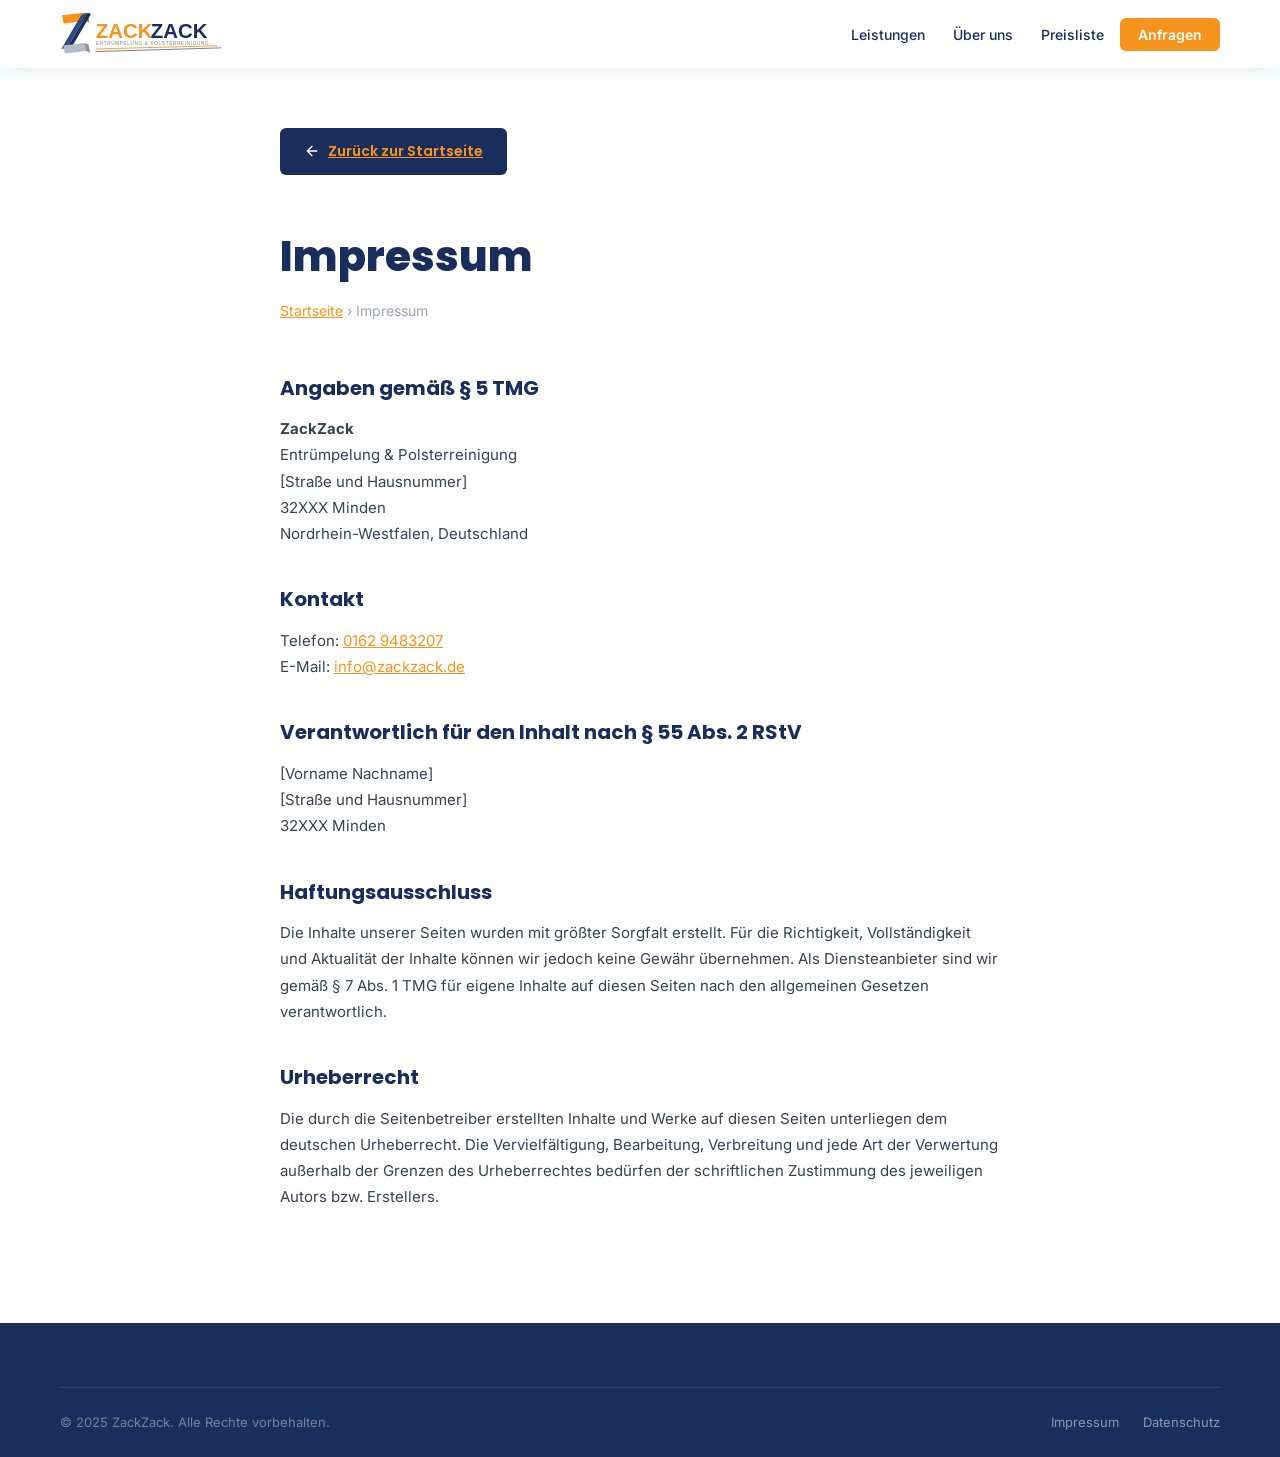
<file: impressum.html>
<!DOCTYPE html>
<html lang="de">
<head>
  <meta charset="UTF-8">
  <meta name="viewport" content="width=device-width, initial-scale=1.0">
  <title>Impressum – ZackZack</title>
  <link rel="preconnect" href="https://fonts.googleapis.com">
  <link rel="preconnect" href="https://fonts.gstatic.com" crossorigin>
  <link href="https://fonts.googleapis.com/css2?family=Poppins:wght@600;700;800&family=Inter:wght@400;500;600&display=swap" rel="stylesheet">
  <link rel="stylesheet" href="style.css">
  <style>
    .legal-page { max-width: 760px; margin: 0 auto; padding: 60px 20px 100px; }
    .legal-page h1 { font-family: var(--font-display); font-weight: 800; font-size: clamp(28px,5vw,42px); color: var(--color-navy); margin-bottom: 8px; }
    .legal-page .breadcrumb { font-size: 14px; color: var(--color-gray-400); margin-bottom: 48px; }
    .legal-page .breadcrumb a { color: var(--color-orange); text-decoration: underline; }
    .legal-page h2 { font-family: var(--font-display); font-weight: 700; font-size: 20px; color: var(--color-navy); margin: 36px 0 12px; }
    .legal-page p, .legal-page address { font-size: 15px; color: var(--color-gray-700); line-height: 1.75; margin-bottom: 12px; }
    .legal-page a { color: var(--color-orange); text-decoration: underline; }
    .legal-page address { font-style: normal; }
    .legal-back { display: inline-flex; align-items: center; gap: 8px; background: var(--color-navy); color: #fff; padding: 12px 24px; border-radius: 6px; font-family: var(--font-display); font-weight: 600; font-size: 14px; margin-bottom: 48px; transition: background 150ms; }
    .legal-back:hover { background: var(--color-navy-light); }
    .legal-back svg { width: 16px; height: 16px; }
  </style>
</head>
<body>

  <header id="navbar" role="banner" style="position:sticky;top:0;z-index:100;background:#fff;box-shadow:0 2px 16px rgba(26,46,94,0.10);">
    <div class="nav-container">
      <a class="nav-logo" href="index.html" aria-label="ZackZack – Zurück zur Startseite">
        <img src="logo.svg" alt="ZackZack Logo" class="nav-logo-img">
      </a>
      <nav aria-label="Hauptnavigation">
        <ul class="nav-links" role="list" style="display:flex;">
          <li><a href="index.html#leistungen">Leistungen</a></li>
          <li><a href="index.html#ueber-uns">Über uns</a></li>
          <li><a href="index.html#preisliste">Preisliste</a></li>
          <li><a href="index.html#kontakt" class="nav-cta-btn">Anfragen</a></li>
        </ul>
      </nav>
    </div>
  </header>

  <main>
    <div class="legal-page">
      <a class="legal-back" href="index.html">
        <svg viewBox="0 0 24 24" fill="none" aria-hidden="true"><path d="M19 12H5M12 5l-7 7 7 7" stroke="white" stroke-width="2" stroke-linecap="round" stroke-linejoin="round"/></svg>
        Zurück zur Startseite
      </a>

      <h1>Impressum</h1>
      <p class="breadcrumb"><a href="index.html">Startseite</a> &rsaquo; Impressum</p>

      <h2>Angaben gemäß § 5 TMG</h2>
      <address>
        <strong>ZackZack</strong><br>
        Entrümpelung &amp; Polsterreinigung<br>
        [Straße und Hausnummer]<br>
        32XXX Minden<br>
        Nordrhein-Westfalen, Deutschland
      </address>

      <h2>Kontakt</h2>
      <p>
        Telefon: <a href="tel:01629483207">0162 9483207</a><br>
        E-Mail: <a href="mailto:info@zackzack.de">info@zackzack.de</a>
      </p>

      <h2>Verantwortlich für den Inhalt nach § 55 Abs. 2 RStV</h2>
      <address>
        [Vorname Nachname]<br>
        [Straße und Hausnummer]<br>
        32XXX Minden
      </address>

      <h2>Haftungsausschluss</h2>
      <p>Die Inhalte unserer Seiten wurden mit größter Sorgfalt erstellt. Für die Richtigkeit, Vollständigkeit und Aktualität der Inhalte können wir jedoch keine Gewähr übernehmen. Als Diensteanbieter sind wir gemäß § 7 Abs. 1 TMG für eigene Inhalte auf diesen Seiten nach den allgemeinen Gesetzen verantwortlich.</p>

      <h2>Urheberrecht</h2>
      <p>Die durch die Seitenbetreiber erstellten Inhalte und Werke auf diesen Seiten unterliegen dem deutschen Urheberrecht. Die Vervielfältigung, Bearbeitung, Verbreitung und jede Art der Verwertung außerhalb der Grenzen des Urheberrechtes bedürfen der schriftlichen Zustimmung des jeweiligen Autors bzw. Erstellers.</p>
    </div>
  </main>

  <footer id="footer" role="contentinfo">
    <div class="container">
      <div class="footer-bottom" style="padding:24px 0;border-top:1px solid rgba(255,255,255,0.10);">
        <p>&copy; 2025 ZackZack. Alle Rechte vorbehalten.</p>
        <nav aria-label="Rechtliche Links">
          <a href="impressum.html">Impressum</a>
          <a href="datenschutz.html">Datenschutz</a>
        </nav>
      </div>
    </div>
  </footer>

</body>
</html>
</file>
<file: style.css>
/* ==========================================================================
   1. RESET & BASE
   ========================================================================== */
*, *::before, *::after { box-sizing: border-box; margin: 0; padding: 0; }

html {
  scroll-behavior: smooth;
  scroll-padding-top: 72px;
  font-size: 16px;
  -webkit-text-size-adjust: 100%;
}

body {
  font-family: var(--font-body);
  color: var(--color-text);
  background: var(--color-white);
  line-height: 1.625;
  overflow-x: hidden;
}

img, svg { display: block; max-width: 100%; }
a { color: inherit; text-decoration: none; }
ul { list-style: none; }
address { font-style: normal; }
button { cursor: pointer; border: none; background: none; font: inherit; }

p, li { hyphens: auto; hyphenate-limit-chars: 6 3 3; }

/* ==========================================================================
   2. CSS CUSTOM PROPERTIES
   ========================================================================== */
:root {
  --color-orange:       #F7941D;
  --color-orange-dark:  #D97B0A;
  --color-orange-light: #FDF0DC;
  --color-navy:         #1A2E5E;
  --color-navy-light:   #243F7A;
  --color-white:        #FFFFFF;
  --color-off-white:    #F8F9FB;
  --color-gray-100:     #EAECF0;
  --color-gray-400:     #9CA3AF;
  --color-gray-700:     #374151;
  --color-text:         #111827;
  --color-error:        #DC2626;
  --color-success:      #25D366;

  --radius-card: 12px;
  --radius-btn:  6px;
  --shadow-card: 0 2px 12px rgba(26,46,94,0.10);
  --shadow-hover: 0 8px 24px rgba(26,46,94,0.16);
  --shadow-sticky: 0 2px 16px rgba(26,46,94,0.14);

  --font-display: 'Poppins', -apple-system, 'Segoe UI', system-ui, sans-serif;
  --font-body:    'Inter', -apple-system, 'Segoe UI', system-ui, sans-serif;

  --nav-h: 68px;
}

/* ==========================================================================
   3. GLOBAL UTILITIES
   ========================================================================== */
.container {
  max-width: 1200px;
  margin: 0 auto;
  padding: 0 20px;
}

.section { padding: 80px 0; background: var(--color-white); }
.section--alt { background: var(--color-off-white); }
.section--navy { background: var(--color-navy); }

.section-header { text-align: center; margin-bottom: 56px; }

.section-eyebrow {
  display: inline-block;
  font-family: var(--font-body);
  font-weight: 600;
  font-size: 11px;
  letter-spacing: 0.12em;
  text-transform: uppercase;
  color: var(--color-orange);
  margin-bottom: 12px;
}

.section-eyebrow--light { color: rgba(247,148,29,0.9); }

.section-header h2 {
  font-family: var(--font-display);
  font-weight: 700;
  font-size: clamp(26px, 4vw, 36px);
  color: var(--color-navy);
  line-height: 1.2;
  margin-bottom: 16px;
}

.section-header--light h2 { color: #fff; }

.section-desc {
  font-size: 16px;
  color: var(--color-gray-700);
  max-width: 520px;
  margin: 0 auto;
}

.inline-badge {
  display: inline-block;
  background: var(--color-orange);
  color: #fff;
  font-size: 13px;
  font-weight: 700;
  padding: 2px 10px;
  border-radius: 100px;
  font-style: normal;
}

/* Buttons */
.btn {
  display: inline-flex;
  align-items: center;
  justify-content: center;
  gap: 8px;
  font-family: var(--font-display);
  font-weight: 600;
  font-size: 15px;
  padding: 13px 28px;
  border-radius: var(--radius-btn);
  transition: background 180ms ease, color 180ms ease, border-color 180ms ease,
              transform 150ms ease, box-shadow 150ms ease;
  white-space: nowrap;
}

.btn-primary {
  background: var(--color-orange);
  color: #fff;
  border: 2px solid transparent;
}
.btn-primary:hover {
  background: var(--color-orange-dark);
  transform: translateY(-2px);
  box-shadow: 0 6px 20px rgba(247,148,29,0.35);
}
.btn-primary:active { transform: translateY(0); }

.btn-outline {
  background: transparent;
  color: #fff;
  border: 2px solid rgba(255,255,255,0.6);
}
.btn-outline:hover {
  background: #fff;
  color: var(--color-navy);
  border-color: #fff;
  transform: translateY(-2px);
}

.btn-secondary {
  background: transparent;
  color: var(--color-navy);
  border: 2px solid var(--color-navy);
}
.btn-secondary:hover {
  background: var(--color-navy);
  color: #fff;
  transform: translateY(-2px);
}

/* Scroll reveal */
.reveal {
  opacity: 0;
  transform: translateY(24px);
  transition: opacity 0.55s ease, transform 0.55s ease;
}
.reveal.visible {
  opacity: 1;
  transform: translateY(0);
}

/* ==========================================================================
   4. SKIP LINK
   ========================================================================== */
.skip-link {
  position: absolute;
  top: -100%;
  left: 16px;
  background: var(--color-orange);
  color: #fff;
  padding: 8px 16px;
  border-radius: 0 0 6px 6px;
  font-weight: 600;
  z-index: 999;
  transition: top 0.15s;
}
.skip-link:focus { top: 0; }

/* ==========================================================================
   5. NAVBAR
   ========================================================================== */
#navbar {
  position: sticky;
  top: 0;
  z-index: 100;
  background: rgba(255,255,255,0.98);
  transition: box-shadow 0.2s ease, backdrop-filter 0.2s ease;
}

#navbar.navbar--scrolled {
  box-shadow: var(--shadow-sticky);
  backdrop-filter: blur(10px);
  -webkit-backdrop-filter: blur(10px);
  background: rgba(255,255,255,0.95);
}

.nav-container {
  max-width: 1200px;
  margin: 0 auto;
  padding: 0 20px;
  height: var(--nav-h);
  display: flex;
  align-items: center;
  justify-content: space-between;
  gap: 24px;
}

/* Logo */
.nav-logo {
  display: flex;
  align-items: center;
  flex-shrink: 0;
}
.nav-logo-img {
  height: 44px;
  width: auto;
  object-fit: contain;
}

/* Nav links */
.nav-links {
  display: none;
  align-items: center;
  gap: 4px;
}

.nav-links a {
  font-family: var(--font-body);
  font-weight: 500;
  font-size: 14px;
  color: var(--color-navy);
  padding: 8px 12px;
  border-radius: 6px;
  transition: background 150ms, color 150ms;
}
.nav-links a:hover { background: var(--color-off-white); }
.nav-links a.nav-link--active { color: var(--color-orange); }

.nav-cta-btn {
  background: var(--color-orange) !important;
  color: #fff !important;
  padding: 8px 18px !important;
  border-radius: 6px;
  font-weight: 600 !important;
}
.nav-cta-btn:hover {
  background: var(--color-orange-dark) !important;
}

/* Hamburger */
.hamburger {
  display: flex;
  flex-direction: column;
  gap: 5px;
  width: 32px;
  padding: 4px;
  flex-shrink: 0;
}
.hamburger span {
  display: block;
  height: 2px;
  background: var(--color-navy);
  border-radius: 2px;
  transition: transform 0.25s ease, opacity 0.25s ease;
  transform-origin: center;
}
.hamburger[aria-expanded="true"] span:nth-child(1) {
  transform: translateY(7px) rotate(45deg);
}
.hamburger[aria-expanded="true"] span:nth-child(2) {
  opacity: 0;
  transform: scaleX(0);
}
.hamburger[aria-expanded="true"] span:nth-child(3) {
  transform: translateY(-7px) rotate(-45deg);
}

/* Mobile nav */
.nav-mobile {
  background: var(--color-navy);
  border-top: 1px solid rgba(255,255,255,0.08);
}
.nav-mobile ul {
  max-width: 1200px;
  margin: 0 auto;
  padding: 8px 20px 16px;
}
.nav-mobile li a {
  display: block;
  color: rgba(255,255,255,0.85);
  font-family: var(--font-body);
  font-size: 15px;
  font-weight: 500;
  padding: 14px 0;
  border-bottom: 1px solid rgba(255,255,255,0.08);
  transition: color 150ms;
}
.nav-mobile li:last-child a { border-bottom: none; color: var(--color-orange); font-weight: 600; }
.nav-mobile li a:hover { color: #fff; }

/* ==========================================================================
   6. HERO
   ========================================================================== */
#hero {
  background: var(--color-navy);
  min-height: 100dvh;
  display: flex;
  flex-direction: column;
  position: relative;
  overflow: hidden;
}

#hero::before {
  content: '';
  position: absolute;
  top: -120px;
  right: -80px;
  width: 500px;
  height: 500px;
  border-radius: 50%;
  background: radial-gradient(circle, rgba(247,148,29,0.10) 0%, transparent 70%);
  pointer-events: none;
}

.hero-inner {
  flex: 1;
  display: flex;
  align-items: center;
  padding-top: 60px;
  padding-bottom: 40px;
  gap: 40px;
}

.hero-content { flex: 1; max-width: 600px; }

.hero-eyebrow {
  display: inline-block;
  font-family: var(--font-body);
  font-size: 11px;
  font-weight: 600;
  letter-spacing: 0.14em;
  text-transform: uppercase;
  color: var(--color-orange);
  margin-bottom: 20px;
}

.hero-headline {
  font-family: var(--font-display);
  font-weight: 800;
  font-size: clamp(44px, 7vw, 72px);
  line-height: 1.05;
  color: #fff;
  letter-spacing: -0.02em;
  margin-bottom: 16px;
}

.hero-accent { color: var(--color-orange); }

.hero-slogan {
  font-family: var(--font-display);
  font-weight: 600;
  font-size: clamp(17px, 2.5vw, 22px);
  color: rgba(255,255,255,0.90);
  margin-bottom: 20px;
  letter-spacing: 0.01em;
}

.hero-sub {
  font-size: clamp(15px, 2vw, 17px);
  color: rgba(255,255,255,0.65);
  line-height: 1.7;
  max-width: 500px;
  margin-bottom: 36px;
}

.hero-actions {
  display: flex;
  flex-wrap: wrap;
  gap: 12px;
  margin-bottom: 36px;
}

.hero-badges {
  display: flex;
  flex-wrap: wrap;
  gap: 10px;
}

.badge {
  display: inline-flex;
  align-items: center;
  gap: 7px;
  background: rgba(255,255,255,0.08);
  border: 1px solid rgba(255,255,255,0.15);
  border-radius: 100px;
  padding: 7px 14px;
  font-family: var(--font-body);
  font-size: 12px;
  font-weight: 500;
  color: rgba(255,255,255,0.85);
}
.badge svg { width: 14px; height: 14px; flex-shrink: 0; }

/* Hero visual */
.hero-visual {
  display: none;
  flex-direction: column;
  gap: 16px;
  flex-shrink: 0;
  width: 280px;
}

.hero-visual-card {
  background: rgba(255,255,255,0.07);
  border: 1px solid rgba(255,255,255,0.12);
  border-radius: 16px;
  padding: 24px;
  display: flex;
  flex-direction: column;
  gap: 8px;
  transition: background 200ms;
}
.hero-visual-card:hover { background: rgba(255,255,255,0.11); }

.hero-visual-card--featured {
  background: rgba(247,148,29,0.12);
  border-color: rgba(247,148,29,0.35);
}
.hero-visual-card--featured:hover { background: rgba(247,148,29,0.18); }

.hvc-icon svg { width: 64px; height: 64px; margin-bottom: 4px; }
.hvc-label {
  font-family: var(--font-display);
  font-weight: 600;
  font-size: 15px;
  color: #fff;
}
.hvc-sub {
  font-size: 13px;
  color: var(--color-orange);
  font-weight: 600;
}

.hero-tagline-card {
  background: var(--color-orange);
  border-radius: 12px;
  padding: 18px 24px;
  font-family: var(--font-display);
  font-weight: 700;
  font-size: 13px;
  color: #fff;
  letter-spacing: 0.02em;
  text-align: center;
}

/* Scroll hint */
.hero-scroll-hint {
  display: flex;
  justify-content: center;
  padding: 20px 0 28px;
  animation: bounce 2s ease-in-out infinite;
}
.hero-scroll-hint svg { width: 24px; height: 24px; }

@keyframes bounce {
  0%, 100% { transform: translateY(0); }
  50% { transform: translateY(6px); }
}

/* ==========================================================================
   7. LEISTUNGEN
   ========================================================================== */
.leistungen-grid {
  display: grid;
  grid-template-columns: 1fr;
  gap: 24px;
}

.leistung-card {
  background: var(--color-white);
  border: 1.5px solid var(--color-gray-100);
  border-radius: var(--radius-card);
  padding: 36px 32px;
  border-top: 4px solid transparent;
  position: relative;
  transition: border-top-color 200ms, box-shadow 200ms, transform 200ms;
}
.leistung-card:hover {
  border-top-color: var(--color-orange);
  box-shadow: var(--shadow-hover);
  transform: translateY(-4px);
}

/* Featured card – Entrümpelung im Vordergrund */
.leistung-card--featured {
  border-top: 4px solid var(--color-orange);
  background: linear-gradient(135deg, #fff 80%, var(--color-orange-light) 100%);
  box-shadow: var(--shadow-hover);
}
.leistung-card--featured:hover { transform: translateY(-6px); }

.leistung-featured-badge {
  position: absolute;
  top: -1px;
  right: 28px;
  background: var(--color-orange);
  color: #fff;
  font-family: var(--font-display);
  font-size: 11px;
  font-weight: 600;
  letter-spacing: 0.06em;
  text-transform: uppercase;
  padding: 4px 14px 5px;
  border-radius: 0 0 8px 8px;
}

.card-icon {
  width: 60px;
  height: 60px;
  background: var(--color-orange-light);
  border-radius: 12px;
  display: flex;
  align-items: center;
  justify-content: center;
  margin-bottom: 20px;
  color: var(--color-orange);
}
.card-icon svg { width: 32px; height: 32px; }

.card-icon--large {
  width: 72px;
  height: 72px;
  background: var(--color-orange);
}
.card-icon--large svg { width: 38px; height: 38px; color: #fff; }

.leistung-card h3 {
  font-family: var(--font-display);
  font-weight: 700;
  font-size: 22px;
  color: var(--color-navy);
  margin-bottom: 12px;
}

.leistung-card p {
  font-size: 15px;
  color: var(--color-gray-700);
  line-height: 1.7;
  margin-bottom: 20px;
}

.card-desc-featured {
  font-size: 15px;
  color: var(--color-gray-700);
  line-height: 1.7;
  margin-bottom: 20px;
}

.card-features {
  display: flex;
  flex-direction: column;
  gap: 8px;
  margin-bottom: 28px;
}

.card-features li {
  display: flex;
  align-items: center;
  gap: 10px;
  font-size: 14px;
  color: var(--color-gray-700);
}
.card-features li::before {
  content: '';
  display: block;
  width: 18px;
  height: 18px;
  background: var(--color-orange-light);
  border-radius: 50%;
  flex-shrink: 0;
  background-image: url("data:image/svg+xml,%3Csvg viewBox='0 0 18 18' fill='none' xmlns='http://www.w3.org/2000/svg'%3E%3Cpath d='M4.5 9l3 3 6-6' stroke='%23F7941D' stroke-width='1.5' stroke-linecap='round' stroke-linejoin='round'/%3E%3C/svg%3E");
  background-repeat: no-repeat;
  background-position: center;
}

.card-btn { width: 100%; }

/* ==========================================================================
   8. ÜBER UNS
   ========================================================================== */
.ueber-uns-layout {
  display: grid;
  grid-template-columns: 1fr;
  gap: 48px;
  align-items: start;
}

.ueber-uns-content .section-eyebrow { display: block; margin-bottom: 12px; }

.ueber-uns-content h2 {
  font-family: var(--font-display);
  font-weight: 700;
  font-size: clamp(26px, 4vw, 36px);
  color: var(--color-navy);
  margin-bottom: 20px;
  line-height: 1.2;
}

.ueber-uns-content p {
  font-size: 16px;
  color: var(--color-gray-700);
  line-height: 1.75;
  margin-bottom: 16px;
}

.ueber-uns-stats {
  display: flex;
  gap: 32px;
  flex-wrap: wrap;
  margin: 32px 0;
  padding: 24px;
  background: var(--color-off-white);
  border-radius: var(--radius-card);
  border-left: 4px solid var(--color-orange);
}

.stat-item {
  display: flex;
  flex-direction: column;
  gap: 4px;
}

.stat-number {
  font-family: var(--font-display);
  font-weight: 800;
  font-size: 32px;
  color: var(--color-orange);
  line-height: 1;
}

.stat-label {
  font-size: 13px;
  color: var(--color-gray-700);
  font-weight: 500;
}

.ueber-uns-visual {
  display: grid;
  grid-template-columns: 1fr;
  gap: 16px;
}

.ueber-uns-card {
  background: var(--color-white);
  border: 1.5px solid var(--color-gray-100);
  border-radius: var(--radius-card);
  padding: 24px;
  display: flex;
  flex-direction: column;
  gap: 10px;
  transition: border-color 200ms, box-shadow 200ms;
}
.ueber-uns-card:hover {
  border-color: rgba(247,148,29,0.4);
  box-shadow: var(--shadow-card);
}

.uac-icon {
  width: 48px;
  height: 48px;
  background: var(--color-orange-light);
  border-radius: 10px;
  display: flex;
  align-items: center;
  justify-content: center;
}
.uac-icon svg { width: 26px; height: 26px; }

.ueber-uns-card h4 {
  font-family: var(--font-display);
  font-weight: 600;
  font-size: 16px;
  color: var(--color-navy);
}

.ueber-uns-card p {
  font-size: 14px;
  color: var(--color-gray-700);
  line-height: 1.6;
}

/* ==========================================================================
   9. PREISLISTE
   ========================================================================== */
.price-grid {
  display: grid;
  grid-template-columns: 1fr;
  gap: 16px;
  margin-bottom: 40px;
}

.price-category {
  background: var(--color-white);
  border: 1.5px solid var(--color-gray-100);
  border-radius: var(--radius-card);
  padding: 24px;
  transition: border-color 200ms, box-shadow 200ms;
}
.price-category:hover {
  border-color: rgba(247,148,29,0.4);
  box-shadow: var(--shadow-card);
}

.price-cat-title {
  display: flex;
  align-items: center;
  gap: 8px;
  font-family: var(--font-display);
  font-weight: 600;
  font-size: 13px;
  text-transform: uppercase;
  letter-spacing: 0.06em;
  color: var(--color-navy);
  margin-bottom: 16px;
  padding-bottom: 12px;
  border-bottom: 1.5px solid var(--color-gray-100);
}
.price-cat-title svg {
  width: 18px;
  height: 18px;
  color: var(--color-orange);
  flex-shrink: 0;
}

.price-items { display: flex; flex-direction: column; }
.price-items--grid { display: grid; grid-template-columns: 1fr; }

.price-item {
  display: flex;
  justify-content: space-between;
  align-items: center;
  padding: 10px 0;
  border-bottom: 1px solid var(--color-gray-100);
}
.price-item:last-child { border-bottom: none; padding-bottom: 0; }

.price-item-name {
  font-size: 14px;
  color: var(--color-gray-700);
  font-family: var(--font-body);
  font-weight: 400;
}
.price-item-price {
  font-size: 14px;
  font-weight: 600;
  color: var(--color-navy);
  font-variant-numeric: tabular-nums;
  white-space: nowrap;
  margin-left: 12px;
}

.price-footer {
  display: flex;
  flex-direction: column;
  align-items: center;
  gap: 20px;
  text-align: center;
}

.mindestauftrag-badge {
  display: inline-flex;
  align-items: center;
  gap: 8px;
  background: var(--color-orange);
  color: #fff;
  padding: 12px 24px;
  border-radius: 100px;
  font-family: var(--font-display);
  font-weight: 600;
  font-size: 14px;
}
.mindestauftrag-badge svg { width: 18px; height: 18px; flex-shrink: 0; }

/* ==========================================================================
   10. VORTEILE
   ========================================================================== */
.vorteile-grid {
  display: grid;
  grid-template-columns: 1fr;
  gap: 20px;
}

.vorteil-card {
  background: rgba(255,255,255,0.06);
  border: 1px solid rgba(255,255,255,0.10);
  border-radius: var(--radius-card);
  padding: 36px 28px;
  transition: background 200ms, border-color 200ms;
}
.vorteil-card:hover {
  background: rgba(255,255,255,0.10);
  border-color: rgba(247,148,29,0.35);
}

.vorteil-icon {
  width: 56px;
  height: 56px;
  background: rgba(247,148,29,0.15);
  border-radius: 12px;
  display: flex;
  align-items: center;
  justify-content: center;
  margin-bottom: 20px;
  color: var(--color-orange);
}
.vorteil-icon svg { width: 26px; height: 26px; }

.vorteil-card h3 {
  font-family: var(--font-display);
  font-weight: 600;
  font-size: 20px;
  color: #fff;
  margin-bottom: 12px;
}

.vorteil-card p {
  font-size: 15px;
  color: rgba(255,255,255,0.70);
  line-height: 1.7;
}

/* ==========================================================================
   11. KONTAKT
   ========================================================================== */
.kontakt-layout {
  display: grid;
  grid-template-columns: 1fr;
  gap: 48px;
}

.kontakt-info .section-eyebrow { display: block; margin-bottom: 12px; }

.kontakt-info h2 {
  font-family: var(--font-display);
  font-weight: 700;
  font-size: clamp(26px, 4vw, 36px);
  color: var(--color-navy);
  margin-bottom: 16px;
  line-height: 1.2;
}

.kontakt-info > p {
  font-size: 16px;
  color: var(--color-gray-700);
  line-height: 1.7;
  margin-bottom: 32px;
}

.kontakt-details { display: flex; flex-direction: column; gap: 16px; }

.kontakt-detail-item {
  display: flex;
  align-items: center;
  gap: 12px;
  font-size: 15px;
  color: var(--color-navy);
}
.kontakt-detail-item svg {
  width: 20px;
  height: 20px;
  color: var(--color-orange);
  flex-shrink: 0;
}
.kontakt-detail-item a:hover { color: var(--color-orange); text-decoration: underline; }

/* Form */
.kontakt-form {
  background: var(--color-white);
  border: 1.5px solid var(--color-gray-100);
  border-radius: var(--radius-card);
  padding: 36px 32px;
  box-shadow: var(--shadow-card);
}

.form-row {
  display: grid;
  grid-template-columns: 1fr;
  gap: 20px;
}

.form-group { display: flex; flex-direction: column; gap: 6px; margin-bottom: 20px; }
.form-group:last-of-type { margin-bottom: 0; }

label {
  font-family: var(--font-body);
  font-weight: 500;
  font-size: 14px;
  color: var(--color-gray-700);
}

.required-mark { color: var(--color-orange); }

input[type="text"],
input[type="email"],
input[type="tel"],
textarea {
  width: 100%;
  height: 48px;
  border: 1.5px solid var(--color-gray-100);
  border-radius: 8px;
  padding: 0 14px;
  font-family: var(--font-body);
  font-size: 16px;
  color: var(--color-text);
  background: var(--color-off-white);
  transition: border-color 150ms, box-shadow 150ms, background 150ms;
  outline: none;
}

textarea {
  height: auto;
  min-height: 120px;
  padding: 12px 14px;
  resize: vertical;
}

input:focus-visible,
textarea:focus-visible {
  border-color: var(--color-orange);
  box-shadow: 0 0 0 3px rgba(247,148,29,0.18);
  background: #fff;
}

input::placeholder,
textarea::placeholder { color: var(--color-gray-400); }

.form-group.has-error input,
.form-group.has-error textarea {
  border-color: var(--color-error);
  box-shadow: 0 0 0 3px rgba(220,38,38,0.12);
}

.form-error {
  font-size: 12px;
  color: var(--color-error);
  min-height: 18px;
  display: block;
}

.btn-submit {
  width: 100%;
  margin-top: 24px;
  font-size: 16px;
  padding: 15px 28px;
}
.btn-submit:disabled { opacity: 0.6; cursor: not-allowed; transform: none !important; }

.btn-spinner svg {
  width: 20px;
  height: 20px;
  animation: spin 0.8s linear infinite;
}
@keyframes spin { to { transform: rotate(360deg); } }

.form-privacy {
  margin-top: 12px;
  font-size: 12px;
  color: var(--color-gray-400);
  text-align: center;
  line-height: 1.5;
}
.form-privacy a { color: var(--color-navy); text-decoration: underline; }
.form-privacy a:hover { color: var(--color-orange); }

.form-success {
  text-align: center;
  padding: 40px 20px;
}
.form-success svg {
  width: 56px;
  height: 56px;
  margin: 0 auto 20px;
  color: var(--color-orange);
}
.form-success h3 {
  font-family: var(--font-display);
  font-size: 24px;
  color: var(--color-navy);
  margin-bottom: 12px;
}
.form-success p {
  font-size: 15px;
  color: var(--color-gray-700);
}

/* ==========================================================================
   12. FOOTER
   ========================================================================== */
#footer {
  background: var(--color-navy);
  padding-top: 64px;
}

.footer-top {
  display: grid;
  grid-template-columns: 1fr;
  gap: 40px;
  padding-bottom: 48px;
  border-bottom: 1px solid rgba(255,255,255,0.10);
}

.footer-logo-link {
  display: flex;
  align-items: center;
  gap: 10px;
  margin-bottom: 16px;
}

.footer-logo-img {
  height: 40px;
  width: auto;
  object-fit: contain;
  filter: brightness(0) invert(1);
}

.footer-logo-text {
  font-family: var(--font-display);
  font-weight: 800;
  font-size: 20px;
  letter-spacing: -0.01em;
  text-shadow: 0 0 0 2px #FFFFFF;
}

.footer-logo-text .logo-zack1 { color: #fff; }
.footer-logo-text .logo-zack2 { color: var(--color-orange); }

.footer-tagline {
  font-family: var(--font-display);
  font-weight: 600;
  font-size: 13px;
  letter-spacing: 0.14em;
  color: var(--color-orange);
  margin-bottom: 10px;
}

.footer-desc {
  font-size: 14px;
  color: rgba(255,255,255,0.55);
  line-height: 1.6;
  max-width: 260px;
}

.footer-nav-title {
  font-family: var(--font-body);
  font-weight: 600;
  font-size: 11px;
  text-transform: uppercase;
  letter-spacing: 0.1em;
  color: rgba(255,255,255,0.45);
  margin-bottom: 16px;
}

.footer-nav ul { display: flex; flex-direction: column; gap: 10px; }
.footer-nav a {
  font-size: 14px;
  color: rgba(255,255,255,0.70);
  transition: color 150ms;
}
.footer-nav a:hover { color: #fff; }

.footer-contact address {
  display: flex;
  flex-direction: column;
  gap: 10px;
}
.footer-contact p,
.footer-contact a {
  font-size: 14px;
  color: rgba(255,255,255,0.70);
  transition: color 150ms;
  line-height: 1.5;
}
.footer-contact a:hover { color: #fff; }

.footer-bottom {
  display: flex;
  flex-direction: column;
  align-items: center;
  gap: 12px;
  padding: 24px 0;
  text-align: center;
}
.footer-bottom p {
  font-size: 13px;
  color: rgba(255,255,255,0.40);
}
.footer-bottom nav { display: flex; gap: 24px; }
.footer-bottom nav a {
  font-size: 13px;
  color: rgba(255,255,255,0.50);
  transition: color 150ms;
}
.footer-bottom nav a:hover { color: rgba(255,255,255,0.85); }

/* ==========================================================================
   13. SCROLL-TO-TOP BUTTON  (oben rechts, erscheint ab 400px)
   ========================================================================== */
.scroll-top-btn {
  position: fixed;
  top: calc(var(--nav-h) + 16px);
  right: 20px;
  z-index: 200;
  width: 44px;
  height: 44px;
  background: var(--color-navy);
  border-radius: 50%;
  display: flex;
  align-items: center;
  justify-content: center;
  box-shadow: 0 4px 16px rgba(26,46,94,0.30);
  opacity: 0;
  transform: translateY(-8px);
  pointer-events: none;
  transition: opacity 250ms ease, transform 250ms ease, background 150ms;
}
.scroll-top-btn:hover { background: var(--color-orange); }
.scroll-top-btn svg { width: 20px; height: 20px; }

.scroll-top-btn.visible {
  opacity: 1;
  transform: translateY(0);
  pointer-events: auto;
}

/* ==========================================================================
   14. WHATSAPP BUTTON
   ========================================================================== */
.whatsapp-btn {
  position: fixed;
  bottom: 28px;
  right: 28px;
  z-index: 200;
  width: 56px;
  height: 56px;
  background: var(--color-success);
  border-radius: 50%;
  display: flex;
  align-items: center;
  justify-content: center;
  box-shadow: 0 4px 20px rgba(37,211,102,0.40);
  transition: transform 150ms ease, box-shadow 150ms ease;
  animation: wa-pulse 1.5s ease-out 3;
}
.whatsapp-btn:hover {
  transform: scale(1.10);
  box-shadow: 0 6px 28px rgba(37,211,102,0.55);
}
.whatsapp-btn svg { width: 28px; height: 28px; }

.whatsapp-tooltip {
  position: absolute;
  right: calc(100% + 10px);
  top: 50%;
  transform: translateY(-50%) translateX(6px);
  background: var(--color-navy);
  color: #fff;
  font-family: var(--font-body);
  font-size: 12px;
  font-weight: 500;
  padding: 6px 12px;
  border-radius: 6px;
  white-space: nowrap;
  opacity: 0;
  pointer-events: none;
  transition: opacity 200ms ease, transform 200ms ease;
}
.whatsapp-tooltip::after {
  content: '';
  position: absolute;
  left: 100%;
  top: 50%;
  transform: translateY(-50%);
  border: 5px solid transparent;
  border-left-color: var(--color-navy);
}
.whatsapp-btn:hover .whatsapp-tooltip {
  opacity: 1;
  transform: translateY(-50%) translateX(0);
}

@keyframes wa-pulse {
  0%   { box-shadow: 0 0 0 0 rgba(37,211,102,0.6); }
  70%  { box-shadow: 0 0 0 12px rgba(37,211,102,0); }
  100% { box-shadow: 0 4px 20px rgba(37,211,102,0.40); }
}

/* ==========================================================================
   15. RESPONSIVE – TABLET 768px
   ========================================================================== */
@media (min-width: 768px) {

  .nav-links { display: flex; }
  .hamburger { display: none; }

  .hero-visual { display: flex; }
  .hero-inner { gap: 60px; }

  .leistungen-grid { grid-template-columns: 1fr 1fr; }

  .ueber-uns-layout { grid-template-columns: 1fr 1fr; }
  .ueber-uns-visual { grid-template-columns: 1fr; }

  .price-grid { grid-template-columns: repeat(2, 1fr); }
  .price-category--wide { grid-column: span 2; }
  .price-items--grid { grid-template-columns: 1fr 1fr; }

  .vorteile-grid { grid-template-columns: 1fr 1fr; }

  .form-row { grid-template-columns: 1fr 1fr; }

  .footer-top { grid-template-columns: 1fr 1fr; }
  .footer-bottom { flex-direction: row; justify-content: space-between; text-align: left; }
}

/* ==========================================================================
   16. RESPONSIVE – DESKTOP 1024px
   ========================================================================== */
@media (min-width: 1024px) {

  .section { padding: 100px 0; }

  .price-grid { grid-template-columns: repeat(3, 1fr); }
  .price-category--wide { grid-column: span 2; }

  .vorteile-grid { grid-template-columns: repeat(3, 1fr); }

  .kontakt-layout { grid-template-columns: 1fr 1.5fr; gap: 64px; align-items: start; }

  .footer-top { grid-template-columns: 1.4fr 1fr 1fr; }

  .ueber-uns-visual { grid-template-columns: 1fr; }
}

/* ==========================================================================
   17. REDUCED MOTION
   ========================================================================== */
@media (prefers-reduced-motion: reduce) {
  html { scroll-behavior: auto; }

  .reveal {
    opacity: 1;
    transform: none;
    transition: none;
  }

  .hero-scroll-hint { animation: none; }
  .whatsapp-btn { animation: none; }
  .btn-spinner svg { animation: none; }

  .btn,
  .leistung-card,
  .vorteil-card,
  .price-category,
  .ueber-uns-card,
  .scroll-top-btn,
  .whatsapp-btn,
  .whatsapp-tooltip,
  .nav-links a,
  .nav-mobile li a {
    transition: none;
  }
}
</file>
